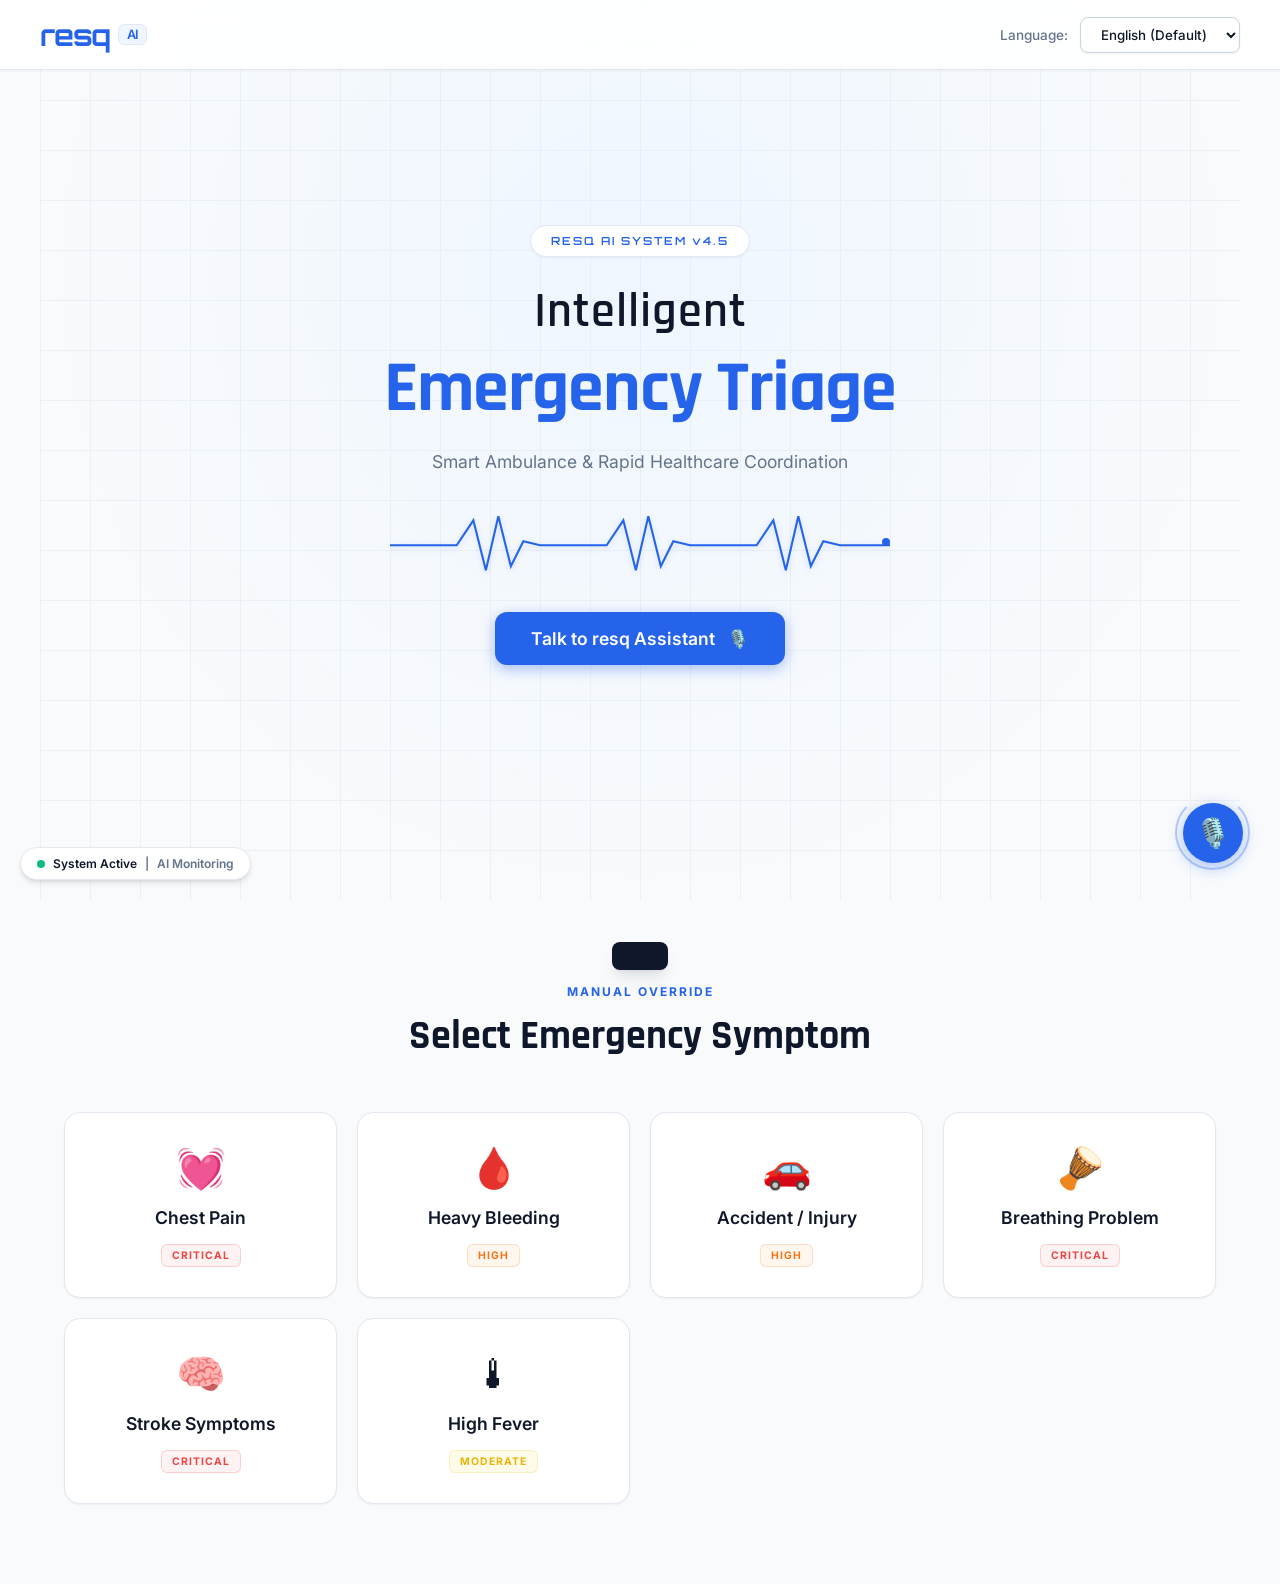
<file: Chatbot.html>
<!DOCTYPE html>
<html lang="en">
<head>
<meta charset="UTF-8">
<meta name="viewport" content="width=device-width, initial-scale=1.0, maximum-scale=1.0">
<title>resq | Intelligent Healthcare Ecosystem</title>
<link href="https://fonts.googleapis.com/css2?family=Orbitron:wght@400;600;700;900&family=Rajdhani:wght@400;500;600;700&family=Inter:wght@300;400;500;600&display=swap" rel="stylesheet">
<script>
    if (window.self !== window.top) {
        document.documentElement.classList.add('in-iframe');
        try {
            const parentContainer = window.parent.document.getElementById('app-container');
            if (parentContainer) {
                const isDark = !parentContainer.classList.contains('light-theme');
                if (isDark) {
                    document.documentElement.classList.add('dark-theme');
                }
            }
        } catch (e) {
            console.log("Cross-origin or parent access restricted:", e);
        }
    }
    
    window.addEventListener('message', function(event) {
        if (event.data && event.data.type === 'theme') {
            if (event.data.theme === 'dark') {
                document.documentElement.classList.add('dark-theme');
            } else {
                document.documentElement.classList.remove('dark-theme');
            }
        }
    });
</script>
<style>
*, *::before, *::after { box-sizing: border-box; margin: 0; padding: 0; }
:root {
  --bg-main: #f8fafc;
  --bg-card: #ffffff;
  --text-main: #0f172a;
  --text-muted: #64748b;
  --primary: #2563eb;
  --primary-hover: #1d4ed8;
  --primary-light: #eff6ff;
  --primary-glow: rgba(37, 99, 235, 0.15);
  --border-light: #e2e8f0;
  --border-med: #cbd5e1;
  --shadow-sm: 0 1px 2px 0 rgb(0 0 0 / 0.05);
  --shadow-md: 0 4px 6px -1px rgb(0 0 0 / 0.1), 0 2px 4px -2px rgb(0 0 0 / 0.1);
  --shadow-lg: 0 10px 15px -3px rgb(0 0 0 / 0.1), 0 4px 6px -4px rgb(0 0 0 / 0.1);
  
  --red-alert: #ef4444;
  --red-light: #fef2f2;
  --orange: #f97316;
  --orange-light: #fff7ed;
  --yellow: #eab308;
  --green: #10b981;
  --green-light: #ecfdf5;
  --white: #ffffff;
  --bg-white: #ffffff;
  
  --font-main: 'Inter', sans-serif;
  --font-head: 'Rajdhani', sans-serif;
  --font-mono: 'Orbitron', monospace;
}
.dark-theme {
  --bg-main: #0b0f19;
  --bg-card: #131a2e;
  --text-main: #ffffff;
  --text-muted: #94a3b8;
  --primary: #0ea5e9;
  --primary-hover: #38bdf8;
  --primary-light: rgba(14, 165, 233, 0.1);
  --primary-glow: rgba(14, 165, 233, 0.2);
  --border-light: rgba(255, 255, 255, 0.08);
  --border-med: rgba(255, 255, 255, 0.15);
  --bg-white: #131a2e;
  --red-light: rgba(239, 68, 68, 0.15);
  --orange-light: rgba(249, 115, 22, 0.15);
  --green-light: rgba(16, 185, 129, 0.15);
}
.dark-theme .resq-nav {
  background: rgba(19, 26, 46, 0.9) !important;
  border-bottom-color: var(--border-light) !important;
}
.dark-theme .nav-brand {
  color: var(--primary) !important;
}
.dark-theme .disclaimer-box {
  background: rgba(234, 179, 8, 0.08) !important;
  border-color: rgba(234, 179, 8, 0.2) !important;
  color: #fef08a !important;
}
.in-iframe .resq-nav {
  display: none !important;
}
.in-iframe .hero {
  padding-top: 20px !important;
  min-height: calc(100vh - 60px) !important;
}
.in-iframe body {
  background: var(--bg-main) !important;
}
html { scroll-behavior: smooth; overflow-x: hidden; }
body { background: var(--bg-main); color: var(--text-main); font-family: var(--font-main); overflow-x: hidden; min-height: 100vh; }

.resq-nav { position: fixed; top: 0; width: 100%; height: 70px; background: rgba(255, 255, 255, 0.9); backdrop-filter: blur(12px); border-bottom: 1px solid var(--border-light); display: flex; align-items: center; justify-content: space-between; padding: 0 40px; z-index: 9999; box-shadow: var(--shadow-sm); }
.nav-brand { font-family: var(--font-mono); font-size: 1.8rem; font-weight: 700; color: var(--primary); display: flex; align-items: center; gap: 8px; letter-spacing: -1px; }
.ai-badge { background: var(--primary-light); color: var(--primary); padding: 2px 8px; border-radius: 6px; font-size: 0.8rem; font-family: var(--font-main); font-weight: 600; border: 1px solid var(--border-light); }
.lang-selector { display: flex; align-items: center; gap: 12px; }
.lang-label { font-size: 0.85rem; color: var(--text-muted); font-weight: 500; }
.lang-selector select { background: var(--bg-card); border: 1px solid var(--border-med); color: var(--text-main); padding: 8px 16px; border-radius: 8px; font-family: var(--font-main); font-weight: 500; outline: none; cursor: pointer; transition: all 0.2s; box-shadow: var(--shadow-sm); }
.lang-selector select:hover { border-color: var(--primary); }

.emergency-status-badge { position: fixed; bottom: 20px; left: 20px; z-index: 9990; display: flex; align-items: center; gap: 8px; background: var(--bg-card); border: 1px solid var(--border-light); padding: 8px 16px; border-radius: 50px; font-size: 0.75rem; font-weight: 600; box-shadow: var(--shadow-md); color: var(--text-muted); }
.status-dot { width: 8px; height: 8px; background: var(--green); border-radius: 50%; animation: pulseDot 1.5s infinite; }
.status-text { color: var(--text-main); }

.hero { position: relative; min-height: 100vh; display: flex; align-items: center; justify-content: center; text-align: center; background: radial-gradient(ellipse at 50% 30%, var(--primary-light) 0%, var(--bg-main) 70%); padding-top: 70px; }
.hero-bg-grid { position: absolute; inset: 0; background-image: linear-gradient(var(--border-light) 1px, transparent 1px), linear-gradient(90deg, var(--border-light) 1px, transparent 1px); background-size: 50px 50px; opacity: 0.5; }
.hero-content { position: relative; z-index: 5; max-width: 800px; padding: 40px 24px; }
.hero-badge { display: inline-block; background: var(--bg-white); border: 1px solid var(--border-light); color: var(--primary); font-family: var(--font-mono); font-size: 0.7rem; font-weight: 600; letter-spacing: 2px; padding: 8px 20px; border-radius: 50px; margin-bottom: 24px; box-shadow: var(--shadow-sm); }
.hero-title { margin-bottom: 16px; }
.title-line1 { display: block; font-family: var(--font-head); font-size: clamp(2rem, 5vw, 3rem); font-weight: 600; color: var(--text-main); letter-spacing: 1px; }
.title-line2 { display: block; font-family: var(--font-head); font-size: clamp(2.5rem, 6vw, 4.5rem); font-weight: 800; color: var(--primary); letter-spacing: -1px; }
.hero-subtitle { font-size: 1.1rem; color: var(--text-muted); margin-bottom: 40px; }

.btn-primary { background: var(--primary); color: var(--white); border: none; padding: 16px 36px; border-radius: 12px; font-family: var(--font-main); font-size: 1.1rem; font-weight: 600; cursor: pointer; transition: all 0.3s; display: inline-flex; align-items: center; gap: 12px; box-shadow: 0 4px 14px 0 rgba(37, 99, 235, 0.39); }
.btn-primary:hover { background: var(--primary-hover); transform: translateY(-2px); box-shadow: 0 6px 20px rgba(37, 99, 235, 0.4); }

.ecg-container { width: 100%; max-width: 500px; height: 60px; margin: 0 auto 40px; position: relative; }
.ecg-line { fill: none; stroke: var(--primary); stroke-width: 2.5; stroke-dasharray: 2000; stroke-dashoffset: 2000; animation: drawLine 3s ease forwards; filter: drop-shadow(0 2px 4px rgba(37,99,235,0.2)); }
.ecg-pulse { position: absolute; right: 0; top: 50%; transform: translateY(-50%); width: 8px; height: 8px; background: var(--primary); border-radius: 50%; animation: pulseMove 3s ease infinite; }

section { padding: 80px 24px; max-width: 1200px; margin: 0 auto; position: relative; z-index: 10; }
.section-header { text-align: center; margin-bottom: 50px; }
.section-tag { display: inline-block; font-size: 0.75rem; font-weight: 700; letter-spacing: 2px; color: var(--primary); text-transform: uppercase; margin-bottom: 12px; }
.section-title { font-family: var(--font-head); font-size: 2.5rem; font-weight: 700; color: var(--text-main); }

.symptoms-grid { display: grid; grid-template-columns: repeat(auto-fill, minmax(220px, 1fr)); gap: 20px; }
.symptom-card { background: var(--bg-card); border: 1px solid var(--border-light); border-radius: 16px; padding: 30px 20px; text-align: center; cursor: pointer; transition: all 0.3s; box-shadow: var(--shadow-sm); }
.symptom-card:hover, .symptom-card.active { border-color: var(--primary); transform: translateY(-5px); box-shadow: var(--shadow-lg); }
.symptom-card.active { background: var(--primary-light); border-width: 2px; }
.card-icon { font-size: 2.5rem; margin-bottom: 15px; }
.card-title { font-size: 1.1rem; font-weight: 600; color: var(--text-main); margin-bottom: 15px; }
.card-severity { display: inline-block; font-size: 0.65rem; font-weight: 700; letter-spacing: 1px; padding: 4px 10px; border-radius: 6px; text-transform: uppercase; }
.card-severity.critical { color: var(--red-alert); background: var(--red-light); border: 1px solid rgba(239, 68, 68, 0.2); }
.card-severity.high { color: var(--orange); background: var(--orange-light); border: 1px solid rgba(249, 115, 22, 0.2); }
.card-severity.moderate { color: var(--yellow); background: #fefce8; border: 1px solid rgba(234, 179, 8, 0.2); }

.questions-container { display: flex; flex-direction: column; gap: 20px; max-width: 700px; margin: 0 auto; }
.question-item { background: var(--bg-card); border: 1px solid var(--border-light); border-radius: 12px; padding: 24px; box-shadow: var(--shadow-sm); border-left: 4px solid var(--primary); }
.question-label { font-size: 1.1rem; font-weight: 500; color: var(--text-main); margin-bottom: 16px; }
.q-options { display: flex; flex-wrap: wrap; gap: 10px; }
.q-opt { background: var(--bg-white); border: 1px solid var(--border-med); color: var(--text-muted); padding: 10px 20px; border-radius: 8px; cursor: pointer; font-family: var(--font-main); font-weight: 500; transition: all 0.2s; font-size: 0.95rem; }
.q-opt:hover { border-color: var(--primary); color: var(--primary); background: var(--primary-light); }
.q-opt.selected { background: var(--primary); border-color: var(--primary); color: var(--white); box-shadow: var(--shadow-sm); }
.btn-analyze { display: block; margin: 40px auto 0; background: var(--text-main); color: var(--white); border: none; padding: 16px 48px; border-radius: 12px; font-size: 1.05rem; font-weight: 600; cursor: pointer; transition: all 0.3s; box-shadow: var(--shadow-md); }
.btn-analyze:hover { background: var(--primary); transform: translateY(-2px); }

.analysis-grid { display: grid; grid-template-columns: 1fr 1fr; gap: 30px; max-width: 900px; margin: 0 auto; }
.analysis-card { background: var(--bg-card); border: 1px solid var(--border-light); border-radius: 16px; padding: 40px; display: flex; flex-direction: column; align-items: center; justify-content: center; box-shadow: var(--shadow-md); }
.severity-ring-wrap { position: relative; width: 180px; height: 180px; }
.severity-ring { width: 100%; height: 100%; transform: rotate(-90deg); }
.ring-bg { fill: none; stroke: var(--border-light); stroke-width: 8; }
.ring-fill { fill: none; stroke: var(--primary); stroke-width: 8; stroke-linecap: round; transition: stroke-dashoffset 1s ease; }
.ring-inner { position: absolute; top: 50%; left: 50%; transform: translate(-50%, -50%); text-align: center; }
.ring-score { font-family: var(--font-head); font-size: 3rem; font-weight: 700; color: var(--text-main); }

.scan-data { display: flex; flex-direction: column; gap: 16px; width: 100%; }
.scan-row { display: flex; justify-content: space-between; font-size: 0.95rem; color: var(--text-muted); border-bottom: 1px solid var(--border-light); padding-bottom: 12px; font-weight: 500; }
.scan-val { font-weight: 700; color: var(--primary); }
.emergency-level-badge { text-align: center; padding: 16px; margin-top: 20px; width: 100%; background: var(--primary-light); border: 1px solid var(--primary); border-radius: 12px; font-weight: 700; color: var(--primary); font-size: 1.1rem; }

.prediction-grid { display: grid; grid-template-columns: repeat(auto-fill, minmax(250px, 1fr)); gap: 20px; margin-bottom: 30px; }
.prediction-card { background: var(--bg-card); border: 1px solid var(--border-light); padding: 24px; border-radius: 12px; box-shadow: var(--shadow-sm); border-top: 4px solid var(--primary); }
.pred-icon { font-size: 2rem; margin-bottom: 12px; }
.pred-label { font-size: 0.8rem; color: var(--text-muted); text-transform: uppercase; font-weight: 600; letter-spacing: 1px; margin-bottom: 8px; }
.pred-value { font-size: 1.2rem; font-weight: 700; color: var(--text-main); }
.suggestions-container { display: flex; flex-direction: column; gap: 15px; max-width: 800px; margin: 0 auto; }
.suggestion-item { display: flex; gap: 15px; background: var(--bg-white); border: 1px solid var(--border-light); padding: 20px; border-radius: 12px; box-shadow: var(--shadow-sm); }
.suggestion-item.info { border-left: 4px solid var(--primary); }
.sug-icon { width: 48px; height: 48px; background: var(--primary-light); display: flex; align-items: center; justify-content: center; border-radius: 10px; font-size: 1.4rem; flex-shrink: 0; }
.sug-text { font-size: 1rem; color: var(--text-main); line-height: 1.5; align-self: center; font-weight: 500; }
.action-buttons { text-align: center; }
.action-btn { background: var(--bg-white); border: 2px solid var(--primary); color: var(--primary); padding: 14px 32px; border-radius: 12px; font-size: 1rem; font-weight: 700; cursor: pointer; transition: all 0.3s; }
.action-btn:hover { background: var(--primary); color: var(--white); box-shadow: var(--shadow-md); }

.ai-voice-orb { position: fixed; bottom: 30px; right: 30px; width: 75px; height: 75px; z-index: 9998; cursor: pointer; display: flex; align-items: center; justify-content: center; transition: all 0.3s ease; }
.ai-voice-orb.active { transform: scale(1.05); }
.orb-core { position: absolute; width: 60px; height: 60px; background: var(--primary); border-radius: 50%; box-shadow: 0 4px 15px rgba(37, 99, 235, 0.4); transition: all 0.3s; display: flex; align-items: center; justify-content: center; }
.ai-voice-orb:hover .orb-core { transform: scale(1.05); }
.ai-voice-orb.listening .orb-core { background: var(--red-alert); box-shadow: 0 4px 20px rgba(239, 68, 68, 0.5); }
.ai-voice-orb.processing .orb-core { background: var(--yellow); }
.ai-voice-orb.speaking .orb-core { background: var(--primary-hover); animation: pulseCore 1.5s infinite alternate; }
.orb-ring { position: absolute; border: 2px solid var(--primary-light); border-radius: 50%; transition: all 0.3s; }
.orb-ring.r1 { width: 75px; height: 75px; border-color: rgba(37, 99, 235, 0.3); animation: orbSpin 4s linear infinite; border-top-color: transparent; }
.ai-voice-orb.listening .orb-ring.r1 { border-color: rgba(239, 68, 68, 0.3); border-top-color: transparent; animation-duration: 1.5s; }
.orb-icon { position: relative; z-index: 2; font-size: 1.8rem; color: var(--white); }

.voice-panel { position: fixed; bottom: 120px; right: 30px; width: 380px; height: 500px; background: var(--bg-card); border: 1px solid var(--border-light); border-radius: 20px; z-index: 9998; display: none; flex-direction: column; box-shadow: var(--shadow-lg); overflow: hidden; }
.voice-panel.active { display: flex; animation: slideUp 0.3s ease; }
.vp-header { padding: 18px 20px; border-bottom: 1px solid var(--border-light); display: flex; justify-content: space-between; align-items: center; background: var(--bg-main); }
.vp-header-left { display: flex; align-items: center; gap: 12px; }
.vp-title { font-family: var(--font-head); color: var(--text-main); font-size: 1.2rem; font-weight: 700; }
.vp-status-badge { font-size: 0.7rem; font-weight: 700; padding: 4px 10px; border-radius: 12px; background: var(--border-light); color: var(--text-muted); text-transform: uppercase; letter-spacing: 1px; }
.vp-status-badge.listening { background: var(--red-light); color: var(--red-alert); }
.vp-status-badge.processing { background: #fefce8; color: var(--yellow); }
.vp-status-badge.speaking { background: var(--primary-light); color: var(--primary); }
.vp-close { background: none; border: none; color: var(--text-muted); font-size: 1.4rem; cursor: pointer; transition: color 0.2s; }
.vp-close:hover { color: var(--red-alert); }

.vp-chat-area { flex: 1; overflow-y: auto; padding: 20px; display: flex; flex-direction: column; gap: 16px; scrollbar-width: thin; background: var(--bg-white); }
.vp-welcome { display: flex; flex-direction: column; align-items: center; justify-content: center; height: 100%; color: var(--text-muted); font-size: 0.95rem; text-align: center; font-weight: 500; }
.vp-welcome-icon { font-size: 3rem; margin-bottom: 12px; }
.v-msg { display: flex; flex-direction: column; max-width: 85%; animation: fadeInUp 0.3s ease forwards; }
.v-msg.ai { align-self: flex-start; }
.v-msg.user { align-self: flex-end; align-items: flex-end; }
.v-msg-bubble { padding: 12px 16px; border-radius: 16px; font-size: 0.95rem; line-height: 1.5; font-weight: 500; }
.v-msg.ai .v-msg-bubble { background: var(--bg-main); border: 1px solid var(--border-light); color: var(--text-main); border-bottom-left-radius: 4px; }
.v-msg.user .v-msg-bubble { background: var(--primary); color: var(--white); border-bottom-right-radius: 4px; }
.v-msg-time { font-size: 0.7rem; color: var(--text-muted); margin-top: 6px; }

.typing-indicator { display: flex; gap: 4px; padding: 16px; background: var(--bg-main); border: 1px solid var(--border-light); border-radius: 16px; border-bottom-left-radius: 4px; width: fit-content; align-self: flex-start; }
.typing-dot { width: 6px; height: 6px; background: var(--text-muted); border-radius: 50%; animation: typingBounce 1.4s infinite ease-in-out both; }
.typing-dot:nth-child(1) { animation-delay: -0.32s; }
.typing-dot:nth-child(2) { animation-delay: -0.16s; }

.vp-interaction-zone { padding: 20px; border-top: 1px solid var(--border-light); display: flex; flex-direction: column; align-items: center; gap: 12px; background: var(--bg-main); }
.vp-waveform { display: flex; gap: 4px; height: 30px; align-items: center; opacity: 0.2; transition: opacity 0.3s; }
.vp-waveform.active { opacity: 1; }
.vp-waveform span { width: 4px; height: 8px; background: var(--primary); border-radius: 2px; transition: height 0.1s; }
.vp-waveform.active span { animation: wave 1s ease-in-out infinite; }
.vp-waveform.active span:nth-child(2) { animation-delay: 0.1s; }
.vp-waveform.active span:nth-child(3) { animation-delay: 0.2s; }
.vp-waveform.active span:nth-child(4) { animation-delay: 0.3s; }
.vp-waveform.active span:nth-child(5) { animation-delay: 0.4s; }
.vp-status-text { font-size: 0.85rem; font-weight: 600; color: var(--text-muted); text-align: center; min-height: 20px; }

.toast { position: fixed; bottom: 30px; left: 50%; transform: translateX(-50%) translateY(100px); background: var(--text-main); color: var(--white); padding: 14px 28px; border-radius: 8px; font-weight: 500; font-size: 0.95rem; z-index: 99999; transition: transform 0.3s; box-shadow: var(--shadow-lg); pointer-events: none; }
.toast.show { transform: translateX(-50%) translateY(0); }

.location-container { max-width: 600px; margin: 30px auto; background: var(--bg-card); border: 1px solid var(--border-light); padding: 30px; border-radius: 20px; box-shadow: var(--shadow-md); text-align: center; border-top: 4px solid var(--primary); }
.location-input-wrap { position: relative; display: flex; gap: 10px; margin-top: 20px; }
.location-input { flex: 1; padding: 14px 20px; border: 1px solid var(--border-med); border-radius: 12px; font-family: var(--font-main); font-size: 1rem; outline: none; box-shadow: var(--shadow-sm); }
.location-input:focus { border-color: var(--primary); }
.btn-location { background: var(--primary); color: var(--white); border: none; padding: 14px 24px; border-radius: 12px; font-weight: 600; cursor: pointer; font-family: var(--font-main); display: inline-flex; align-items: center; gap: 8px; transition: background 0.2s; }
.btn-location:hover { background: var(--primary-hover); }

.radar-loader { position: relative; width: 100px; height: 100px; margin: 20px auto; display: none; }
.radar-circle { position: absolute; width: 100%; height: 100%; border: 2px solid var(--primary-light); border-radius: 50%; }
.radar-sweep { position: absolute; width: 100%; height: 100%; border-radius: 50%; border: 2px solid transparent; border-top-color: var(--primary); animation: orbSpin 1.5s linear infinite; }
.radar-ping { position: absolute; top: 25%; left: 25%; width: 50%; height: 50%; background: var(--primary-glow); border-radius: 50%; animation: pulseDot 1s ease infinite; }

.ecosystem-panel { display: grid; grid-template-columns: repeat(auto-fit, minmax(320px, 1fr)); gap: 24px; margin-top: 30px; }
.eco-card { background: var(--bg-card); border: 1px solid var(--border-light); border-radius: 16px; padding: 24px; box-shadow: var(--shadow-sm); display: flex; flex-direction: column; gap: 16px; position: relative; overflow: hidden; transition: transform 0.3s, box-shadow 0.3s; }
.eco-card:hover { transform: translateY(-4px); box-shadow: var(--shadow-lg); }
.eco-card::before { content: ''; position: absolute; top: 0; left: 0; width: 4px; height: 100%; background: var(--primary); }
.eco-card.pharmacy-card::before { background: var(--green); }
.eco-card.med-card::before { background: var(--orange); }
.eco-card.delivery-card::before { background: var(--yellow); }
.eco-card.hospital-card::before { background: var(--red-alert); }

.eco-header { display: flex; align-items: center; gap: 12px; border-bottom: 1px solid var(--border-light); padding-bottom: 12px; }
.eco-avatar { width: 50px; height: 50px; background: var(--primary-light); border-radius: 50%; display: flex; align-items: center; justify-content: center; font-size: 1.5rem; font-weight: bold; color: var(--primary); }
.pharmacy-card .eco-avatar { background: var(--green-light); color: var(--green); }
.hospital-card .eco-avatar { background: var(--red-light); color: var(--red-alert); }
.eco-meta { flex: 1; }
.eco-name { font-size: 1.1rem; font-weight: 700; color: var(--text-main); }
.eco-sub { font-size: 0.85rem; color: var(--text-muted); font-weight: 500; }
.eco-badge-status { position: absolute; top: 20px; right: 20px; font-size: 0.7rem; font-weight: 700; padding: 4px 10px; border-radius: 50px; text-transform: uppercase; }
.status-online { background: var(--green-light); color: var(--green); }
.status-remote { background: #fff7ed; color: var(--orange); }

.eco-details { font-size: 0.9rem; color: var(--text-main); display: flex; flex-direction: column; gap: 8px; font-weight: 500; }
.eco-row { display: flex; justify-content: space-between; }
.eco-lbl { color: var(--text-muted); }
.eco-val { font-weight: 600; }

.eco-actions { display: grid; grid-template-columns: 1fr 1fr; gap: 10px; margin-top: auto; }
.eco-btn { display: inline-flex; align-items: center; justify-content: center; gap: 8px; padding: 10px 14px; border-radius: 8px; font-size: 0.85rem; font-weight: 600; cursor: pointer; font-family: var(--font-main); transition: all 0.2s; text-decoration: none; text-align: center; }
.eco-btn-outline { background: var(--bg-white); border: 1px solid var(--border-med); color: var(--text-main); }
.eco-btn-outline:hover { border-color: var(--primary); color: var(--primary); background: var(--primary-light); }
.eco-btn-filled { background: var(--primary); color: var(--white); border: none; }
.eco-btn-filled:hover { background: var(--primary-hover); }
.pharmacy-card .eco-btn-filled { background: var(--green); }
.pharmacy-card .eco-btn-filled:hover { background: #059669; }
.hospital-card .eco-btn-filled { background: var(--red-alert); }
.hospital-card .eco-btn-filled:hover { background: #dc2626; }

.med-list { display: flex; flex-direction: column; gap: 12px; }
.med-item { background: var(--bg-main); border: 1px solid var(--border-light); padding: 14px; border-radius: 10px; display: flex; flex-direction: column; gap: 6px; }
.med-title-row { display: flex; justify-content: space-between; align-items: center; font-weight: 700; }
.med-name { color: var(--primary); font-size: 1rem; }
.med-dose { font-size: 0.85rem; color: var(--text-main); font-weight: 600; }
.med-instruction { font-size: 0.8rem; color: var(--text-muted); line-height: 1.4; }

.med-links { display: flex; gap: 8px; flex-wrap: wrap; margin-top: 8px; }
.med-link-btn { text-decoration: none; display: inline-flex; align-items: center; gap: 6px; font-size: 0.75rem; font-weight: 700; padding: 6px 12px; border-radius: 6px; border: 1px solid var(--border-med); background: var(--bg-white); color: var(--text-main); transition: all 0.2s; }
.med-link-btn:hover { border-color: var(--primary); background: var(--primary-light); color: var(--primary); }

.disclaimer-box { background: #fffbeb; border: 1px solid #fef3c7; border-left: 4px solid var(--yellow); padding: 16px; border-radius: 12px; font-size: 0.85rem; color: #92400e; font-weight: 500; line-height: 1.5; text-align: left; margin-top: 16px; }

.hologram-panel { border: 1px dashed var(--primary); background: linear-gradient(180deg, var(--primary-light) 0%, transparent 100%); border-radius: 16px; padding: 20px; text-align: center; margin-bottom: 24px; position: relative; }
.hologram-pulse { width: 100%; height: 2px; background: linear-gradient(90deg, transparent, var(--primary), transparent); position: absolute; left: 0; animation: pulseMove 2.5s linear infinite; }
.hologram-text { font-family: var(--font-mono); font-size: 0.85rem; color: var(--primary); font-weight: 600; letter-spacing: 1px; }

@keyframes pulseDot { 0%,100% { opacity: 1; transform: scale(1); } 50% { opacity: 0.5; transform: scale(1.2); } }
@keyframes orbSpin { 100% { transform: rotate(360deg); } }
@keyframes pulseCore { from { transform: scale(1); box-shadow: 0 4px 15px rgba(37, 99, 235, 0.4); } to { transform: scale(1.1); box-shadow: 0 4px 25px rgba(37, 99, 235, 0.6); } }
@keyframes wave { 0%,100% { height: 8px; } 50% { height: 24px; } }
@keyframes slideUp { from { opacity: 0; transform: translateY(20px); } to { opacity: 1; transform: translateY(0); } }
@keyframes drawLine { to { stroke-dashoffset: 0; } }
@keyframes pulseMove { 0% { right: 100%; opacity: 0; } 10% { opacity: 1; } 90% { opacity: 1; } 100% { right: 0; opacity: 0; } }
@keyframes fadeInUp { from { opacity: 0; transform: translateY(10px); } to { opacity: 1; transform: translateY(0); } }
@keyframes typingBounce { 0%,80%,100% { transform: scale(0); } 40% { transform: scale(1); } }

@media(max-width: 768px) {
  .resq-nav { padding: 0 20px; }
  .analysis-grid { grid-template-columns: 1fr; }
  .hero-title .title-line2 { font-size: 2.8rem; }
  .voice-panel { right: 10px; left: 10px; width: auto; bottom: 110px; }
}
</style>
</head>
<body>

<nav class="resq-nav">
  <div class="nav-brand">resq <span class="ai-badge">AI</span></div>
  <div class="lang-selector">
    <span class="lang-label">Language:</span>
    <select id="appLang" onchange="changeLanguage()">
      <option value="en" selected>English (Default)</option>
      <option value="hi">हिंदी (Hindi)</option>
      <option value="bn">বাংলা (Bengali)</option>
    </select>
  </div>
</nav>

<div class="emergency-status-badge">
  <span class="status-dot"></span>
  <span class="status-text">System Active</span>
  <span class="divider">|</span>
  <span class="monitor-text">AI Monitoring</span>
</div>

<div class="ai-voice-orb" id="aiVoiceOrb" onclick="handleOrbClick()">
  <div class="orb-core"><div class="orb-icon">🎙️</div></div>
  <div class="orb-ring r1"></div>
</div>

<div class="voice-panel" id="voicePanel">
  <div class="vp-header">
    <div class="vp-header-left">
      <div class="vp-title">resq Assistant</div>
      <div class="vp-status-badge" id="vpStatusBadge">Standby</div>
    </div>
    <button class="vp-close" onclick="closeVoicePanel()">✕</button>
  </div>
  
  <div class="vp-chat-area" id="vpChatArea">
    <div class="vp-welcome">
      <div class="vp-welcome-icon">🤖</div>
      <div>AI Voice Assessment Ready</div>
    </div>
  </div>

  <div class="vp-interaction-zone">
    <div class="vp-waveform" id="vpWaveform">
      <span></span><span></span><span></span><span></span><span></span>
    </div>
    <div class="vp-status-text" id="vpStatusText" data-i18n="tap_to_speak">Tap the orb to speak</div>
  </div>
</div>

<section class="hero" id="hero">
  <div class="hero-bg-grid"></div>
  <div class="hero-content">
    <div class="hero-badge">RESQ AI SYSTEM v4.5</div>
    <h1 class="hero-title">
      <span class="title-line1">Intelligent</span>
      <span class="title-line2">Emergency Triage</span>
    </h1>
    <p class="hero-subtitle">Smart Ambulance & Rapid Healthcare Coordination</p>
    <div class="ecg-container">
      <svg class="ecg-svg" viewBox="0 0 600 80" xmlns="http://www.w3.org/2000/svg">
        <polyline class="ecg-line" points="0,40 60,40 80,40 100,10 115,70 130,5 145,65 160,35 180,40 240,40 260,40 280,10 295,70 310,5 325,65 340,35 360,40 420,40 440,40 460,10 475,70 490,5 505,65 520,35 540,40 600,40"/>
      </svg>
      <div class="ecg-pulse"></div>
    </div>
    <div class="hero-actions">
      <button class="btn-primary" onclick="handleOrbClick()">
        <span data-i18n="talk_btn">Talk to resq Assistant</span>
        <span class="btn-arrow">🎙️</span>
      </button>
    </div>
  </div>
</section>

<section class="symptoms-section" id="symptoms">
  <div class="section-header">
    <div class="section-tag">MANUAL OVERRIDE</div>
    <h2 class="section-title">Select Emergency Symptom</h2>
  </div>
  <div class="symptoms-grid" id="symptomsGrid">
    <div class="symptom-card" data-symptom="chest_pain" onclick="selectSymptom(this)">
      <div class="card-icon">&#128147;</div>
      <h3 class="card-title" data-i18n="chest_pain">Chest Pain</h3>
      <div class="card-severity critical">CRITICAL</div>
    </div>
    <div class="symptom-card" data-symptom="bleeding" onclick="selectSymptom(this)">
      <div class="card-icon">&#129656;</div>
      <h3 class="card-title" data-i18n="bleeding">Heavy Bleeding</h3>
      <div class="card-severity high">HIGH</div>
    </div>
    <div class="symptom-card" data-symptom="accident" onclick="selectSymptom(this)">
      <div class="card-icon">&#128663;</div>
      <h3 class="card-title" data-i18n="accident">Accident / Injury</h3>
      <div class="card-severity high">HIGH</div>
    </div>
    <div class="symptom-card" data-symptom="breathing" onclick="selectSymptom(this)">
      <div class="card-icon">&#129688;</div>
      <h3 class="card-title" data-i18n="breathing">Breathing Problem</h3>
      <div class="card-severity critical">CRITICAL</div>
    </div>
    <div class="symptom-card" data-symptom="stroke" onclick="selectSymptom(this)">
      <div class="card-icon">&#129504;</div>
      <h3 class="card-title" data-i18n="stroke">Stroke Symptoms</h3>
      <div class="card-severity critical">CRITICAL</div>
    </div>
    <div class="symptom-card" data-symptom="fever" onclick="selectSymptom(this)">
      <div class="card-icon">&#127777;</div>
      <h3 class="card-title" data-i18n="fever">High Fever</h3>
      <div class="card-severity moderate">MODERATE</div>
    </div>
  </div>
</section>

<section class="questions-section" id="questionsSection" style="display:none">
  <div class="section-header">
    <div class="section-tag">ASSESSMENT</div>
    <h2 class="section-title" data-i18n="ai_assess_title">AI Assessment</h2>
  </div>
  <div class="questions-container" id="questionsContainer"></div>
  <div class="questions-footer">
    <button class="btn-analyze" onclick="analyzeEmergency()" data-i18n="run_analysis">
      Run Final Analysis
    </button>
  </div>
</section>

<section class="analysis-section" id="analysisSection" style="display:none">
  <div class="section-header">
    <div class="section-tag">PROCESSING</div>
    <h2 class="section-title">Severity Analysis</h2>
  </div>
  <div class="analysis-grid">
    <div class="analysis-card severity-card">
      <div class="severity-ring-wrap">
        <svg class="severity-ring" viewBox="0 0 120 120">
          <circle class="ring-bg" cx="60" cy="60" r="50"/>
          <circle class="ring-fill" id="ringFill" cx="60" cy="60" r="50" stroke-dasharray="314" stroke-dashoffset="314"/>
        </svg>
        <div class="ring-inner">
          <div class="ring-score" id="ringScore">0%</div>
        </div>
      </div>
    </div>
    <div class="analysis-card scan-card">
      <div class="scan-data">
        <div class="scan-row"><span>Neural Analysis</span><span class="scan-val" id="sv1">--</span></div>
        <div class="scan-row"><span>Symptom Match</span><span class="scan-val" id="sv2">--</span></div>
        <div class="scan-row"><span>Confidence</span><span class="scan-val" id="sv4">--</span></div>
      </div>
      <div class="emergency-level-badge" id="emergencyBadge">
        <span class="badge-text" id="badgeText">Analyzing...</span>
      </div>
    </div>
  </div>
</section>

<section class="prediction-section" id="predictionSection" style="display:none">
  <div class="section-header">
    <div class="section-tag">DIAGNOSIS</div>
    <h2 class="section-title">Recommendations</h2>
  </div>
  <div class="prediction-grid" id="predictionGrid"></div>
  <div class="suggestions-container" id="suggestionsContainer"></div>
  
  <div class="location-container" id="locationCollectionBox">
    <h3 style="font-family: var(--font-head); font-size: 1.5rem;" data-i18n="location_title">Location-Based Healthcare Scanning</h3>
    <p style="font-size: 0.9rem; color: var(--text-muted); margin-top: 5px;" data-i18n="location_subtitle">Provide your location, village, hill station or pincode to check matching infrastructure.</p>
    
    <div class="radar-loader" id="radarLocator">
      <div class="radar-circle"></div>
      <div class="radar-sweep"></div>
      <div class="radar-ping"></div>
    </div>
    
    <div class="location-input-wrap">
      <input type="text" id="geoLocInput" class="location-input" placeholder="Enter city, village, hill area or pin code..." />
      <button class="btn-location" onclick="processLocationInfrastructure()">
        <span data-i18n="scan_services">Scan Services</span> 🌐
      </button>
    </div>
  </div>

  <div id="ecosystemRecommendations" style="display:none; margin-top: 40px;">
    <div class="hologram-panel">
      <div class="hologram-pulse"></div>
      <div class="hologram-text" id="hologramStatus">ECOSYSTEM CHANNELS SYNCHRONIZED BASED ON REGIONAL LOGISTICS</div>
    </div>

    <h3 style="font-family: var(--font-head); font-size: 1.8rem; margin-bottom: 10px;" data-i18n="nearby_docs">Recommended Medical Officers & Practitioners</h3>
    <div class="ecosystem-panel" id="doctorContainer"></div>

    <h3 style="font-family: var(--font-head); font-size: 1.8rem; margin-top: 40px; margin-bottom: 10px;">Recommended Hospitals & Emergency Rooms</h3>
    <div class="ecosystem-panel" id="hospitalContainer"></div>

    <h3 style="font-family: var(--font-head); font-size: 1.8rem; margin-top: 40px; margin-bottom: 10px;" data-i18n="nearby_pharmacies">Local Medical Dispensaries & Supplies</h3>
    <div class="ecosystem-panel" id="pharmacyContainer"></div>

    <h3 style="font-family: var(--font-head); font-size: 1.8rem; margin-top: 40px; margin-bottom: 10px;" data-i18n="med_guidance">Automated Preliminary Medication Formulations</h3>
    <div class="ecosystem-panel" id="medicineContainer"></div>

    <h3 style="font-family: var(--font-head); font-size: 1.8rem; margin-top: 40px; margin-bottom: 10px;" data-i18n="digital_channels">Digital Fulfillment Channels</h3>
    <div class="ecosystem-panel" id="deliveryContainer"></div>
  </div>

  <div class="action-buttons" style="margin-top:50px; margin-bottom: 40px;">
    <button class="action-btn" id="dispatchBtn" onclick="navigateToAmbulance()" data-i18n="dispatch_btn">Dispatch Ambulance Now</button>
  </div>
</section>

<div class="toast" id="toast"></div>

<script>
/* =========================================================================
   DYNAMIC HEALTHCARE DATA REGISTRY
   This is the master database. You can add or modify names, phone numbers,
   hospital capacities, and location settings here. It automatically maps 
   to Kolkata's 5 major locations (behala, tollygunge, salt lake, new town, garia)
   and remote rural/hill stations.
   ========================================================================= */
const HEALTHCARE_REGISTRY = {
  kolkata: {
    behala: {
      doctors: [
        { name: "Dr. Alok Banerjee", spec: "Cardiologist", rate: "4.9", dist: "0.8 km", fee: "₹600", hosp: "Behala Care Clinic", type: "Home Visit / In-Clinic", status: "Active Now", phone: "+919830012345", mapQuery: "Behala Care Clinic Kolkata" },
        { name: "Dr. Pratik Saha", spec: "General Physician", rate: "4.7", dist: "1.4 km", fee: "₹400", hosp: "Vidyasagar Hospital Support", type: "In-Clinic Only", status: "Available", phone: "+919830054321", mapQuery: "Vidyasagar State General Hospital Behala" }
      ],
      hospitals: [
        { name: "M.R. Bangur Hospital Node", rating: "4.5", dist: "2.3 km", beds: "14 ICU Beds Available", specialized: "Multi-Specialty Emergency Care", type: "Government General Node", phone: "+913324733900", mapQuery: "MR Bangur Hospital Tollygunge Kolkata" },
        { name: "Behala Balananda Brahmachari Hospital", rating: "4.4", dist: "1.1 km", beds: "6 ICU Beds Available", specialized: "Trauma & General Medicine", type: "Private Trust Hospital", phone: "+913324072312", mapQuery: "Balananda Brahmachari Hospital Behala" }
      ]
    },
    tollygunge: {
      doctors: [
        { name: "Dr. Sudipto Roy", spec: "Pulmonologist", rate: "4.8", dist: "1.1 km", fee: "₹700", hosp: "Tolly Medipoint Center", type: "Clinic & Teleconsult", status: "Active Now", phone: "+919831122334", mapQuery: "Tollygunge Medical Hall Kolkata" },
        { name: "Dr. Manas Mitra", spec: "Neurologist", rate: "4.9", dist: "0.9 km", fee: "₹850", hosp: "Charu Market Specialty Hub", type: "Home Visit & Clinic", status: "On-Call", phone: "+919831155667", mapQuery: "Charu Market Kolkata" }
      ],
      hospitals: [
        { name: "RSV Hospital", rating: "4.6", dist: "1.5 km", beds: "12 ICU Beds Available", specialized: "Stroke Unit & Cardiology Care", type: "Super Specialty Hub", phone: "+913330013000", mapQuery: "RSV Hospital Tollygunge Kolkata" },
        { name: "M.R. Bangur Hospital", rating: "4.5", dist: "0.5 km", beds: "22 ICU Beds Available", specialized: "General & Critical Triage Ward", type: "Government Apex Clinic", phone: "+913324733900", mapQuery: "MR Bangur Hospital Kolkata" }
      ]
    },
    salt_lake: {
      doctors: [
        { name: "Dr. Sukumar Mukherjee", spec: "General Physician", rate: "4.9", dist: "1.5 km", fee: "₹1000", hosp: "AMRI Hospital Salt Lake", type: "In-Clinic / Telemedicine", status: "Active Now", phone: "+919832299887", mapQuery: "AMRI Hospital Salt Lake Kolkata" },
        { name: "Dr. Debashis Chowdhury", spec: "Neurologist", rate: "4.8", dist: "2.3 km", fee: "₹900", hosp: "Salt Lake Neurology Clinic", type: "In-Clinic Only", status: "Available", phone: "+919832244332", mapQuery: "Salt Lake Neurology Clinic Kolkata" }
      ],
      hospitals: [
        { name: "AMRI Hospital Salt Lake", rating: "4.7", dist: "1.2 km", beds: "18 ICU Beds Available", specialized: "Critical Stroke & Neuro Care", type: "Private Multidisciplinary Center", phone: "+913323357710", mapQuery: "AMRI Hospital Salt Lake Kolkata" },
        { name: "Columbia Asia Hospital", rating: "4.8", dist: "2.0 km", beds: "15 ICU Beds Available", specialized: "Advanced Trauma & Cardiac Care", type: "Super-Specialty Hospital Network", phone: "+913339898969", mapQuery: "Manipal Hospitals Salt Lake Kolkata" }
      ]
    },
    new_town: {
      doctors: [
        { name: "Dr. Kunal Sarkar", spec: "Cardiologist", rate: "4.9", dist: "1.2 km", fee: "₹900", hosp: "Medica Hospital Support", type: "Emergency Home Consult", status: "Active Now", phone: "+919833344556", mapQuery: "Medica Superspecialty Hospital Kolkata" },
        { name: "Dr. Swati Sen", spec: "General Physician", rate: "4.8", dist: "0.5 km", fee: "₹500", hosp: "New Town Health Node", type: "In-Clinic & Video Call", status: "Available Now", phone: "+919833377889", mapQuery: "New Town Clinic Kolkata" }
      ],
      hospitals: [
        { name: "Tata Medical Center", rating: "4.9", dist: "2.4 km", beds: "35 Oncology & General ICU Beds", specialized: "Specialized Triage & Oncology", type: "National Super Specialty Node", phone: "+913366006000", mapQuery: "Tata Medical Center New Town Kolkata" },
        { name: "Ohio Cardiology Hospital", rating: "4.6", dist: "1.8 km", beds: "10 ICU Beds Available", specialized: "Cardiac Emergency Response Team", type: "Private Clinical Center", phone: "+913366520000", mapQuery: "Ohio Hospital New Town Kolkata" }
      ]
    },
    garia: {
      doctors: [
        { name: "Dr. Shubhadeep Roy", spec: "Orthopedic Surgeon", rate: "4.7", dist: "1.0 km", fee: "₹550", hosp: "Garia Medical Plaza", type: "In-Clinic Visit Only", status: "Available Now", phone: "+919834411223", mapQuery: "Garia Medical Store Kolkata" },
        { name: "Dr. Anirban Ghosh", spec: "General Physician", rate: "4.8", dist: "2.1 km", fee: "₹450", hosp: "Peerless Hospital Auxiliary", type: "Home Visit & Teleconsult", status: "On-Call", phone: "+919834455667", mapQuery: "Peerless Hospital Garia Kolkata" }
      ],
      hospitals: [
        { name: "Peerless Hospital & Research Center", rating: "4.7", dist: "1.8 km", beds: "28 ICU Beds Available", specialized: "Orthopedic Trauma & Pulmonary Triage", type: "Corporate Apex Hospital", phone: "+913340111222", mapQuery: "Peerless Hospital Kolkata" },
        { name: "Hindusthan Health Point", rating: "4.4", dist: "1.2 km", beds: "8 ICU Beds Available", specialized: "General Triage & Accident Ward", type: "Regional General Hospital", phone: "+913324358826", mapQuery: "Hindusthan Health Point Garia" }
      ]
    }
  },
  generic: {
    doctors: [
      { name: "Dr. Anand Desai", spec: "General Practitioner", rate: "4.8", dist: "2.5 km", fee: "₹400", hosp: "Local District Clinic Node", type: "In-Clinic Visit", status: "Available Now", phone: "+919999999999", mapQuery: "District General Hospital" },
      { name: "Dr. Sarah Williams", spec: "Consulting Specialist", rate: "4.7", dist: "4.2 km", fee: "₹450", hosp: "Regional Welfare Sub-Center", type: "Video / Telemedicine", status: "On-Call", phone: "+918888888888", mapQuery: "Community Health Center" }
    ],
    hospitals: [
      { name: "District General Hospital Emergency Room", rating: "4.3", dist: "3.5 km", beds: "15 ICU Beds Available", specialized: "Primary Triage & Cardiac Support", type: "District Government Center", phone: "+913344556677", mapQuery: "District General Hospital" },
      { name: "Mercy Trust General Ward", rating: "4.2", dist: "5.1 km", beds: "5 General Beds Available", specialized: "Basic Traumatic Management", type: "Charitable Trust Clinic", phone: "+913388990011", mapQuery: "Community Health Center" }
    ]
  },
  remote: {
    doctors: [
      { name: "Dr. Karma Bhutia", spec: "Rural Health Director", rate: "4.8", dist: "1.1 km", fee: "₹250", hosp: "Primary Mountain Health Post", type: "Home Visit & Teleconsult", status: "Available Now", phone: "+917777788888", mapQuery: "Primary Health Center" },
      { name: "Sister Mary Lepcha", spec: "Community Health Nurse", rate: "4.7", dist: "0.5 km", fee: "₹100", hosp: "Mobile Tribal Sub-Centre", type: "First-Response Home Care", status: "On-Call", phone: "+917777711111", mapQuery: "Community Clinic" }
    ],
    hospitals: [
      { name: "Primary Rural Health Center", rating: "4.1", dist: "2.2 km", beds: "2 Basic Emergency Beds", specialized: "Oxygen Stabilization & Basic Trauma", type: "Rural Government Health Center", phone: "+917777722222", mapQuery: "Primary Health Center" },
      { name: "State Mobile Health Van (Node #4)", rating: "4.3", dist: "0.3 km", beds: "Ambulatory Clinic Only", specialized: "Preliminary Antiseptic Recovery", type: "Government Mobile Outreach Service", phone: "+917777733333", mapQuery: "Community Clinic" }
    ]
  }
};

const i18n = {
  en: {
    chest_pain: "Chest Pain", bleeding: "Heavy Bleeding", accident: "Accident / Injury",
    breathing: "Breathing Problem", stroke: "Stroke Symptoms", fever: "High Fever",
    ai_greeting: "Hello, I am the resq Assistant. Please clearly describe your emergency.",
    no_amb_needed: "Based on the assessment, an ambulance may not be strictly required.",
    booking_prompt: "Would you like me to dispatch an ambulance to your location now?",
    booking_prompt_anyway: "However, if you feel unsafe, would you like me to dispatch an ambulance anyway?",
    booking_confirm: "Emergency dispatch initiated. A medical team is on the way. Please stay calm.",
    fallback: "I didn't quite catch that. Could you please repeat?",
    analysis_critical: "Critical emergency indicators detected. Please stand by for immediate support protocols.",
    analysis_done: "Assessment complete. Analyzing your responses now...",
    ack: ["I understand.", "Noted.", "Okay.", "Thank you. Let me ask another question."],
    tap_to_speak: "Tap the orb to speak",
    tap_to_reply: "Tap the orb to reply",
    talk_btn: "Talk to resq Assistant",
    ai_assess_title: "AI Assessment",
    run_analysis: "Run Final Analysis",
    dispatch_btn: "Dispatch Ambulance Now",
    location_title: "Location-Based Healthcare Scanning",
    location_subtitle: "Provide your location, village, hill station or pincode to check matching infrastructure.",
    scan_services: "Scan Services",
    nearby_docs: "Recommended Medical Officers & Practitioners",
    nearby_pharmacies: "Local Medical Dispensaries & Supplies",
    med_guidance: "Automated Preliminary Medication Formulations",
    digital_channels: "Digital Fulfillment Channels",
    share_loc_prompt: "Please share your location or village name so I can find nearby healthcare support."
  },
  hi: {
    chest_pain: "छाती में दर्द", bleeding: "भारी रक्तस्राव", accident: "दुर्घटना / चोट",
    breathing: "सांस लेने में समस्या", stroke: "स्ट्रोक के लक्षण", fever: "तेज बुखार",
    ai_greeting: "नमस्ते, मैं रेस्क्यू (resq) असिस्टेंट हूँ। कृपया अपनी आपात स्थिति बताएं।",
    no_amb_needed: "मूल्यांकन के आधार पर, एम्बुलेंस की सख्त आवश्यकता नहीं हो सकती है।",
    booking_prompt: "क्या मैं आपके स्थान पर एम्बुलेंस भेज दूँ?",
    booking_prompt_anyway: "हालाँकि, यदि आप असुरक्षित महसूस करते हैं, तो क्या आप फिर भी एम्बुलेंस बुलाना चाहेंगे?",
    booking_confirm: "एम्बुलेंस भेजी जा रही है। मेडिकल टीम रास्ते में है, कृपया शांत रहें।",
    fallback: "मुझे समझ नहीं आया। कृपया फिर से बोलें।",
    analysis_critical: "गंभीर स्थिति के संकेत मिले हैं। कृपया तुरंत सहायता की प्रतीक्षा करें।",
    analysis_done: "मूल्यांकन पूरा हुआ। मैं आपके उत्तरों का विश्लेषण कर रही हूँ...",
    ack: ["समझ गई।", "ठीक है।", "धन्यवाद। एक और सवाल।"],
    tap_to_speak: "बोलने के लिए ऑर्ब दबाएं",
    tap_to_reply: "जवाब देने के लिए ऑर्ब दबाएं",
    talk_btn: "रेस्क्यू असिस्टेंट से बात करें",
    ai_assess_title: "एआई मूल्यांकन",
    run_analysis: "अंतिम विश्लेषण चलाएं",
    dispatch_btn: "अभी एम्बुलेंस भेजें",
    location_title: "स्थान-आधारित स्वास्थ्य सेवा स्कैनिंग",
    location_subtitle: "आस-पास के बुनियादी ढांचे की जांच के लिए अपना स्थान, गांव, हिल स्टेशन या पिनकोड दर्ज करें।",
    scan_services: "सेवाएं स्कैन करें",
    nearby_docs: "अनुशंसित चिकित्सा अधिकारी और चिकित्सक",
    nearby_pharmacies: "स्थानीय चिकित्सा औषधालय और आपूर्ति",
    med_guidance: "स्वचालित प्रारंभिक दवा नुस्खे",
    digital_channels: "डिजिटल पूर्ति चैनल",
    share_loc_prompt: "कृपया अपना स्थान या गाँव का नाम साझा करें ताकि मैं आस-पास की स्वास्थ्य सहायता ढूंढ सकूँ।"
  },
  bn: {
    chest_pain: "বুকের ব্যথা", bleeding: "ভারী রক্তপাত", accident: "দুর্ঘটনা / আঘাত",
    breathing: "শ্বাসকষ্ট", stroke: "স্ট্রোকের লক্ষণ", fever: "তীব্র জ্বর",
    ai_greeting: "নমস্কার, আমি রেস্কিউ (resq) অ্যাসিস্ট্যান্ট। আপনার জরুরি অবস্থা সম্পর্কে বলুন।",
    no_amb_needed: "মূল্যায়নের ভিত্তিতে, অ্যাম্বুলেন্সের খুব একটা প্রয়োজন নাও হতে পারে।",
    booking_prompt: "আমি কি এখন আপনার ঠিকানায় অ্যাম্বুলেন্স পাঠাবো?",
    booking_prompt_anyway: "তা সত্ত্বেও, আপনি যদি অনিরাপদ বোধ করেন, আপনি কি অ্যাম্বুলেন্স ডাকতে চান?",
    booking_confirm: "অ্যাম্বুলেন্স পাঠানো হচ্ছে। মেডিকেল টিম পথে আছে, শান্ত থাকুন।",
    fallback: "আমি বুঝতে পারিনি। অনুগ্রহ করে আবার বলুন।",
    analysis_critical: "গুরুতর অবস্থার লক্ষণ পাওয়া গেছে। সহায়তার জন্য অপেক্ষা করুন।",
    analysis_done: "তথ্য সংগ্রহ সম্পূর্ণ। আপনার উত্তর বিশ্লেষণ করা হচ্ছে...",
    ack: ["বুঝেছি।", "ঠিক আছে।", "ধন্যবাদ। আরেকটি প্রশ্ন করছি।"],
    tap_to_speak: "কথা বলতে অর্বে ট্যাপ করুন",
    tap_to_reply: "উত্তর দিতে অর্বে ট্যাপ করুন",
    talk_btn: "রেস্কিউ অ্যাসিস্ট্যান্টের সাথে কথা বলুন",
    ai_assess_title: "এআই মূল্যায়ন",
    run_analysis: "চূড়ান্ত বিশ্লেষণ চালান",
    dispatch_btn: "এখনই অ্যাম্বুলেন্স পাঠান",
    location_title: "অবস্থান-ভিত্তিক স্বাস্থ্যসেবা স্ক্যানিং",
    location_subtitle: "নিকটবর্তী স্বাস্থ্য পরিকাঠামো পরীক্ষা করতে আপনার অবস্থান, গ্রাম, হিল স্টেশন বা পিনকোড দিন।",
    scan_services: "পরিষেবা স্ক্যান করুন",
    nearby_docs: "প্রস্তাবিত চিকিৎসক এবং মেডিকেল অফিসার",
    nearby_pharmacies: "স্থানীয় ঔষধালয় এবং চিকিৎসা সরবরাহ",
    med_guidance: "স্বয়ংক্রিয় প্রাথমিক ঔষধ নির্দেশিকা",
    digital_channels: "ডিজিটাল ডেলিভারি মাধ্যম",
    share_loc_prompt: "অনুগ্রহ করে আপনার অবস্থান বা গ্রামের নাম জানান যাতে আমি কাছাকাছি স্বাস্থ্যসেবা খুঁজে পেতে পারি।"
  }
};

const emergencyData = {
  chest_pain: {
    label: { en: "Chest Pain", hi: "छाती में दर्द", bn: "বুকের ব্যথা" },
    specialist: "Cardiologist",
    questions: [
      { 
        id: "breathing", 
        text: { en: "Are you having difficulty breathing?", hi: "क्या आपको सांस लेने में तकलीफ हो रही है?", bn: "আপনার কি শ্বাস নিতে কষ্ট হচ্ছে?" },
        options: [
          { val: "Yes, severe", label: { en: "Yes, severe", hi: "हाँ, गंभीर", bn: "হ্যাঁ, তীব্র" } },
          { val: "Yes, mild", label: { en: "Yes, mild", hi: "हाँ, हल्का", bn: "হ্যাঁ, সামান্য" } },
          { val: "No", label: { en: "No", hi: "नहीं", bn: "না" } }
        ] 
      },
      { 
        id: "sweating", 
        text: { en: "Are you sweating heavily or feeling dizzy?", hi: "क्या आपको पसीना आ रहा है या चक्कर आ रहे हैं?", bn: "আপনার কি ঘাম হচ্ছে বা মাথা ঘুরছে?" },
        options: [
          { val: "Yes, profuse", label: { en: "Yes, heavily", hi: "हाँ, बहुत ज्यादा", bn: "হ্যাঁ, প্রচুর" } },
          { val: "Yes, slight", label: { en: "Yes, slight", hi: "हाँ, थोड़ा", bn: "হ্যাঁ, সামান্য" } },
          { val: "No", label: { en: "No", hi: "नहीं", bn: "না" } }
        ] 
      },
      { 
        id: "arm_pain", 
        text: { en: "Is the pain radiating to your left arm or jaw?", hi: "क्या दर्द आपके बाएँ हाथ या जबड़े तक जा रहा है?", bn: "ব্যথা কি আপনার বাম হাত বা চোয়ালে ছড়াচ্ছে?" },
        options: [
          { val: "Yes, strongly", label: { en: "Yes, strongly", hi: "हाँ, बहुत ज्यादा", bn: "হ্যাঁ, প্রবলভাবে" } },
          { val: "Somewhat", label: { en: "Somewhat", hi: "कुछ हद तक", bn: "কিছুটা" } },
          { val: "No", label: { en: "No", hi: "नहीं", bn: "না" } }
        ] 
      },
      { 
        id: "onset", 
        text: { en: "Did this pain start suddenly?", hi: "क्या यह दर्द अचानक शुरू हुआ?", bn: "এই ব্যথা কি হঠাৎ শুরু হয়েছে?" },
        options: [
          { val: "Very suddenly", label: { en: "Very suddenly", hi: "अचानक", bn: "খুব হঠাৎ" } },
          { val: "Gradually", label: { en: "Gradually", hi: "धीरे-धीरे", bn: "ধীরে ধীরে" } },
          { val: "Unsure", label: { en: "Unsure", hi: "पता नहीं", bn: "নিশ্চিত নই" } }
        ] 
      },
      { 
        id: "history", 
        text: { en: "Do you have a history of heart issues?", hi: "क्या आपको पहले से दिल की बीमारी है?", bn: "আপনার কি আগে থেকে হার্টের সমস্যা আছে?" },
        options: [
          { val: "Yes", label: { en: "Yes", hi: "हाँ", bn: "হ্যাঁ" } },
          { val: "Not sure", label: { en: "Not sure", hi: "पता नहीं", bn: "নিশ্চিত নই" } },
          { val: "No", label: { en: "No", hi: "नहीं", bn: "না" } }
        ] 
      }
    ],
    predictions: {
      high: { condition: "Cardiac Emergency", severity: "Critical", ambulance: "Cardiac ICU Ambulance", confidence: 96 },
      low: { condition: "Non-Cardiac Chest Pain / Angina", severity: "Moderate", ambulance: "Basic Oxygen Ambulance", confidence: 82 }
    },
    suggestions: [
      { icon: "🩺", text: { en: "Have the patient sit upright and avoid lying completely flat.", hi: "मरीज को सीधा बिठाएं और पूरी तरह से लेटने से बचें।", bn: "রোগীকে সোজা হয়ে বসান এবং পুরোপুরি শুয়ে থাকা এড়িয়ে চলুন।" } },
      { icon: "💊", text: { en: "Loosen any tight clothing around the neck and chest.", hi: "गर्दन and छाती के आसपास के किसी भी तंग कपड़े को ढीला करें।", bn: "ঘাড় এবং বুকের চারপাশে কোনো আঁটসাঁট পোশাক আলগা করুন।" } }
    ],
    medicines: [
      { name: "Sorbitrate 5mg", dosage: "1 Tablet sublingually", instruction: "Keep under the tongue. Do not swallow directly without medical review.", hydration: "Avoid consuming large amounts of fluids immediately." },
      { name: "Aspirin 300mg", dosage: "1 Tablet chewable", instruction: "Chew immediately to accelerate absorption path.", hydration: "Sip nominal water if mouth is excessively dry." }
    ]
  },
  bleeding: {
    label: { en: "Heavy Bleeding", hi: "भारी रक्तस्राव", bn: "ভারী রক্তপাত" },
    specialist: "Trauma Surgeon / Orthopedic",
    questions: [
      { 
        id: "blood_loss", 
        text: { en: "Is the bleeding massive and uncontrollable?", hi: "क्या खून बहना बहुत ज्यादा है और रुक नहीं रहा?", bn: "রক্তপাত কি অনেক বেশি এবং থামছে না?" },
        options: [
          { val: "Massive", label: { en: "Massive", hi: "बहुत ज्यादा", bn: "প্রচুর" } },
          { val: "Moderate", label: { en: "Moderate", hi: "मध्यम", bn: "মাঝারি" } },
          { val: "Minor", label: { en: "Minor", hi: "मामूली", bn: "সামান্য" } }
        ] 
      },
      { 
        id: "location", 
        text: { en: "Where exactly is the bleeding coming from?", hi: "खून ठीक कहाँ से बह रहा है?", bn: "রক্ত ঠিক কোথা থেকে বেরোচ্ছে?" },
        options: [
          { val: "Head/Neck", label: { en: "Head or Neck", hi: "सिर या गर्दन", bn: "মাথা বা ঘাড়" } },
          { val: "Torso/Abdomen", label: { en: "Torso or Abdomen", hi: "ধড় বা পেট", bn: "ধড় বা পেট" } },
          { val: "Limbs", label: { en: "Limbs", hi: "हाथ या पैर", bn: "হাত বা পা" } }
        ] 
      },
      { 
        id: "spurt", 
        text: { en: "Is the blood pulsing or spurting out?", hi: "क्या खून तेजी से फव्वारे की तरह निकल रहा है?", bn: "রক্ত কি স্পন্দিত হয়ে বের হচ্ছে?" },
        options: [
          { val: "Yes, spurting", label: { en: "Yes, spurting", hi: "हाँ, फव्वारे की तरह", bn: "হ্যাঁ, স্পন্দিত" } },
          { val: "Flowing steadily", label: { en: "Flowing steadily", hi: "लगातार बह रहा है", bn: "অবিরাম বইছে" } },
          { val: "Oozing", label: { en: "Oozing slightly", hi: "হালকা বহ रहा है", bn: "হালকা বেরোচ্ছে" } }
        ] 
      },
      { 
        id: "dizzy", 
        text: { en: "Is the patient feeling very dizzy?", hi: "क्या मरीज को बहुत चक्कर आ रहे हैं?", bn: "রোগীর কি খুব মাথা ঘুরছে?" },
        options: [
          { val: "Yes, very dizzy", label: { en: "Yes, very dizzy", hi: "हाँ, बहुत चक्कर", bn: "হ্যাঁ, খুব ঘুরছে" } },
          { val: "Slightly", label: { en: "Slightly", hi: "थोड़ा सा", bn: "একটু" } },
          { val: "No", label: { en: "No", hi: "नहीं", bn: "না" } }
        ] 
      },
      { 
        id: "meds", 
        text: { en: "Is the patient on any blood thinners?", hi: "क्या मरीज खून पतला करने की दवा लेता है?", bn: "রোগী কি রক্ত পাতলা করার ওষুধ খান?" },
        options: [
          { val: "Yes", label: { en: "Yes", hi: "हाँ", bn: "হ্যাঁ" } },
          { val: "Unsure", label: { en: "Unsure", hi: "पता नहीं", bn: "নিশ্চিত নই" } },
          { val: "No", label: { en: "No", hi: "नहीं", bn: "না" } }
        ] 
      }
    ],
    predictions: {
      high: { condition: "Severe Hemorrhage", severity: "Critical", ambulance: "Trauma ICU Ambulance", confidence: 94 },
      low: { condition: "Controlled Laceration", severity: "Moderate", ambulance: "Basic First-Aid Ambulance", confidence: 88 }
    },
    suggestions: [
      { icon: "🩸", text: { en: "Apply firm, continuous direct pressure to the wound using a clean cloth.", hi: "साफ कपड़े का उपयोग करके घाव पर लगातार सीधा दबाव डालें।", bn: "একটি পরিষ্কার কাপড় ব্যবহার করে ক্ষতের উপর অবিচ্ছিন্ন সোজা চাপ প্রয়োগ করুন।" } },
      { icon: "🛌", text: { en: "Elevate the injured area above the level of the heart if possible.", hi: "यदि संभव हो तो घायल हिस्से को हृदय के स्तर से ऊपर उठाएं।", bn: "সম্ভব হলে আহত স্থানটিকে হৃদপিন্ডের স্তরের উপরে তুলুন।" } }
    ],
    medicines: [
      { name: "Tranexamic Acid 500mg", dosage: "Consult Emergency Technician", instruction: "Used primarily for stabilization under strict operational validation.", hydration: "Keep nil by mouth if surgical deployment is anticipated." }
    ]
  },
  breathing: {
    label: { en: "Breathing Problem", hi: "सांस लेने में समस्या", bn: "শ্বাসকষ্ট" },
    specialist: "Pulmonologist",
    questions: [
      { 
        id: "severity_q", 
        text: { en: "Is it severely difficult to breathe right now?", hi: "क्या अभी सांस लेना बहुत मुश्किल है?", bn: "এখন কি শ্বাস নিতে খুব কষ্ট হচ্ছে?" },
        options: [
          { val: "Severe (gasping)", label: { en: "Severe (gasping)", hi: "गंभीर (हांफना)", bn: "তীব্র (হাঁপানো)" } },
          { val: "Labored", label: { en: "Labored", hi: "कठिनाई से", bn: "কঠিন" } },
          { val: "Mild", label: { en: "Mild", hi: "हल्का", bn: "মৃদু" } }
        ] 
      },
      { 
        id: "color", 
        text: { en: "Are the patient's lips turning pale or blue?", hi: "क्या होंठ नीले या पीले पड़ रहे हैं?", bn: "ঠোঁট কি নীল বা ফ্যাকাশে হয়ে যাচ্ছে?" },
        options: [
          { val: "Blue/Cyanotic", label: { en: "Blue", hi: "नीले", bn: "নীল" } },
          { val: "Pale", label: { en: "Pale", hi: "पीले", bn: "ফ্যাকাশে" } },
          { val: "Normal color", label: { en: "Normal", hi: "सामान्य", bn: "স্বাভাবিক" } }
        ] 
      },
      { 
        id: "cough", 
        text: { en: "Are they coughing up blood or froth?", hi: "क्या खांसी में खून या झाग आ रहा है?", bn: "কাশিতে কি রক্ত বা ফেনা উঠছে?" },
        options: [
          { val: "Yes", label: { en: "Yes", hi: "हाँ", bn: "হ্যাঁ" } },
          { val: "Dry cough only", label: { en: "Dry cough only", hi: "सूखी खांसी", bn: "শুধু শুকনো কাশি" } },
          { val: "No cough", label: { en: "No cough", hi: "खांसी नहीं", bn: "কাশি নেই" } }
        ] 
      },
      { 
        id: "chest_tight", 
        text: { en: "Is there tightness in the chest?", hi: "क्या छाती में जकड़न महसूस हो रही है?", bn: "বুকে কি চাপ অনুভব করছেন?" },
        options: [
          { val: "Severe tightness", label: { en: "Severe", hi: "गंभीर", bn: "তীব্র" } },
          { val: "Mild tightness", label: { en: "Mild", hi: "हल्का", bn: "মৃদু" } },
          { val: "No", label: { en: "No", hi: "नहीं", bn: "না" } }
        ] 
      },
      { 
        id: "history_resp", 
        text: { en: "Does the patient have asthma or COPD?", hi: "क्या मरीज को अस्थमा है?", bn: "রোগীর কি হাঁপানি আছে?" },
        options: [
          { val: "Yes", label: { en: "Yes", hi: "हाँ", bn: "হ্যাঁ" } },
          { val: "Unsure", label: { en: "Unsure", hi: "पता नहीं", bn: "নিশ্চিত নই" } },
          { val: "No", label: { en: "No", hi: "नहीं", bn: "না" } }
        ] 
      }
    ],
    predictions: {
      high: { condition: "Acute Respiratory Failure", severity: "Critical", ambulance: "Oxygen ICU Ambulance", confidence: 95 },
      low: { condition: "Mild Respiratory Distress", severity: "Moderate", ambulance: "Basic Oxygen Ambulance", confidence: 85 }
    },
    suggestions: [
      { icon: "🫁", text: { en: "Help the patient sit in a comfortable, upright position.", hi: "मरीज को आरामदायक, सीधी स्थिति में बैठने में मदद करें।", bn: "রোগীকে আরামদায়কভাবে সোজা হয়ে বসতে সাহায্য করুন।" } },
      { icon: "💨", text: { en: "Assist them with their prescribed inhaler if available.", hi: "यदि उपलब्ध हो तो उन्हें उनके निर्धारित इनहेलर के साथ सहायता करें।", bn: "উপলব্ধ থাকলে তাদের নির্ধারিত ইনহেলার দিয়ে সাহায্য করুন।" } }
    ],
    medicines: [
      { name: "Salbutamol Inhaler", dosage: "1-2 Puffs if prescribed", instruction: "Shake well, exhale fully before compressing the canister mechanism.", hydration: "Rinse mouth thoroughly with lukewarm water post-delivery." },
      { name: "Cetirizine 10mg", dosage: "1 Tablet if allergic triggers exist", instruction: "Take only if stable enough to safely consume oral dose.", hydration: "Consume with a standard glass of fresh water." }
    ]
  },
  accident: {
    label: { en: "Accident / Injury", hi: "दुर्घटना / चोट", bn: "দুর্ঘটনা / আঘাত" },
    specialist: "Orthopedic Surgeon",
    questions: [
      { 
        id: "consciousness", 
        text: { en: "Is the injured person fully conscious?", hi: "क्या मरीज पूरी तरह होश में है?", bn: "রোগী কি সম্পূর্ণ সজ্ঞানে আছেন?" },
        options: [
          { val: "Unconscious", label: { en: "Unconscious", hi: "बेहोश", bn: "অজ্ঞান" } },
          { val: "Confused", label: { en: "Confused", hi: "भ्रमित", bn: "বিভ্রান্ত" } },
          { val: "Fully conscious", label: { en: "Fully conscious", hi: "होश में", bn: "সজ্ঞানে" } }
        ] 
      },
      { 
        id: "head_neck", 
        text: { en: "Are there signs of a head or neck injury?", hi: "क्या सिर या गर्दन में चोट लगी है?", bn: "মাথা বা ঘাড়ে কি আঘাত লেগেছে?" },
        options: [
          { val: "Yes, clear signs", label: { en: "Yes", hi: "हाँ", bn: "হ্যাঁ" } },
          { val: "Possible", label: { en: "Possible", hi: "शायद", bn: "সম্ভবত" } },
          { val: "No", label: { en: "No", hi: "नहीं", bn: "না" } }
        ] 
      },
      { 
        id: "movement", 
        text: { en: "Can they move their limbs normally?", hi: "क्या वे हाथ-पैर सामान्य रूप से हिला पा रहे हैं?", bn: "তারা কি হাত-পা স্বাভাবিকভাবে নাড়তে পারছেন?" },
        options: [
          { val: "Cannot move", label: { en: "Cannot move", hi: "हिला नहीं पा रहे", bn: "নাড়তে পারছেন না" } },
          { val: "Moves with pain", label: { en: "Moves with pain", hi: "दर्द के साथ", bn: "ব্যথার সাথে" } },
          { val: "Moves normally", label: { en: "Moves normally", hi: "सामान्य", bn: "স্বাভাবিক" } }
        ] 
      },
      { 
        id: "bleeding_acc", 
        text: { en: "Is there severe bleeding?", hi: "क्या बहुत अधिक खून बह रहा है?", bn: "অনেক বেশি রক্তপাত হচ্ছে কি?" },
        options: [
          { val: "Massive bleeding", label: { en: "Massive bleeding", hi: "बहुत ज्यादा", bn: "প্রচুর রক্তপাত" } },
          { val: "Minor cuts", label: { en: "Minor cuts", hi: "मामूली चोट", bn: "সামান্য কাটা" } },
          { val: "No bleeding", label: { en: "No bleeding", hi: "खून नहीं", bn: "রক্তপাত নেই" } }
        ] 
      },
      { 
        id: "bone", 
        text: { en: "Are there visible broken bones?", hi: "क्या कोई हड्डी टूटी हुई दिख रही है?", bn: "কোনো ভাঙা হাড় দেখা যাচ্ছে কি?" },
        options: [
          { val: "Yes", label: { en: "Yes", hi: "हाँ", bn: "হ্যাঁ" } },
          { val: "Unsure", label: { en: "Unsure", hi: "पता नहीं", bn: "নিশ্চিত নই" } },
          { val: "No", label: { en: "No", hi: "नहीं", bn: "না" } }
        ] 
      }
    ],
    predictions: {
      high: { condition: "Severe Multi-system Trauma", severity: "Critical", ambulance: "Advanced Trauma Ambulance", confidence: 91 },
      low: { condition: "Minor Musculoskeletal Injury", severity: "Moderate", ambulance: "Basic Ambulance", confidence: 86 }
    },
    suggestions: [
      { icon: "⚠️", text: { en: "CRITICAL: Do not move the patient unless they are in immediate danger.", hi: "गंभीर: मरीज को तब तक न हिलाएं जब तक वे तत्काल खतरे में न हों।", bn: "জরুরী: রোগীকে সরাবেন না যদি না তারা তাৎক্ষণিক বিপদে থাকে।" } },
      { icon: "🩸", text: { en: "Control any visible, heavy bleeding with direct pressure.", hi: "दबाव डालकर भारी रक्तस्राव को रोकें।", bn: "চাপ প্রয়োগ করে ভারী রক্তপাত নিয়ন্ত্রণ করুন।" } }
    ],
    medicines: [
      { name: "Paracetamol 650mg", dosage: "1 Tablet for trauma pain", instruction: "Administer only if subject exhibits fluent swallowing capacities.", hydration: "Take with 150ml clean drinking water." }
    ]
  },
  stroke: {
    label: { en: "Stroke Symptoms", hi: "स्ट्रोक के लक्षण", bn: "স্ট্রোকের লক্ষণ" },
    specialist: "Neurologist",
    questions: [
      { 
        id: "face", 
        text: { en: "Is one side of the face drooping?", hi: "क्या चेहरे का एक हिस्सा लटक रहा है?", bn: "মুখের একপাশ কি ঝুলে গেছে?" },
        options: [
          { val: "Yes, noticeable", label: { en: "Yes, noticeably", hi: "हाँ, स्पष्ट रूप से", bn: "হ্যাঁ, লক্ষণীয়ভাবে" } },
          { val: "Slightly", label: { en: "Slightly", hi: "थोड़ा सा", bn: "সামান্য" } },
          { val: "No", label: { en: "No", hi: "नहीं", bn: "না" } }
        ] 
      },
      { 
        id: "arms", 
        text: { en: "Is there sudden weakness in the arms?", hi: "क्या अचानक हाथ में कमजोरी आ गई है?", bn: "হাতে কি হঠাৎ দুর্বলতা এসেছে?" },
        options: [
          { val: "Cannot raise one/both", label: { en: "Cannot raise", hi: "उठा नहीं पा रहे", bn: "তুলতে পারছেন না" } },
          { val: "Weakness in one", label: { en: "Weakness in one", hi: "एक में कमजोरी", bn: "এক হাতে দুর্বলতা" } },
          { val: "Normal movement", label: { en: "Normal", hi: "सामान्य", bn: "স্বাভাবিক" } }
        ] 
      },
      { 
        id: "speech", 
        text: { en: "Is their speech slurred?", hi: "क्या बोलने में लड़खड़ाहट है?", bn: "কথা কি জড়িয়ে যাচ্ছে?" },
        options: [
          { val: "Slurred/Muted", label: { en: "Slurred/Muted", hi: "लड़खड़ाहट", bn: "জড়িয়ে যাচ্ছে" } },
          { val: "Slightly strange", label: { en: "Slightly strange", hi: "थोड़ा अजीब", bn: "একটু অদ্ভুত" } },
          { val: "Normal", label: { en: "Normal", hi: "सामान्य", bn: "স্বাভাবিক" } }
        ] 
      },
      { 
        id: "vision", 
        text: { en: "Is there sudden loss of vision?", hi: "क्या दृष्टि में अचानक कमी आई है?", bn: "দৃষ্টিশক্তি কি হঠাৎ কমে গেছে?" },
        options: [
          { val: "Yes, sudden loss", label: { en: "Yes", hi: "हाँ", bn: "হ্যাঁ" } },
          { val: "Blurry", label: { en: "Blurry", hi: "धुंधला", bn: "ঝাপসা" } },
          { val: "No", label: { en: "No", hi: "नहीं", bn: "না" } }
        ] 
      },
      { 
        id: "balance", 
        text: { en: "Have they lost balance and cannot walk?", hi: "क्या संतुलन बिगड़ गया है?", bn: "তারা কি ভারসাম্য হারিয়েছেন?" },
        options: [
          { val: "Yes, unable to walk", label: { en: "Yes", hi: "हाँ", bn: "হ্যাঁ" } },
          { val: "Dizzy", label: { en: "Dizzy", hi: "चक्कर", bn: "মাথা ঘোরা" } },
          { val: "Normal balance", label: { en: "Normal", hi: "सामान्य", bn: "স্বাভাবিক" } }
        ] 
      }
    ],
    predictions: {
      high: { condition: "Acute Stroke (CVA)", severity: "Critical", ambulance: "Neurology ICU Ambulance", confidence: 97 },
      low: { condition: "Transient Ischemic Attack (TIA)", severity: "High", ambulance: "Advanced Life Support", confidence: 84 }
    },
    suggestions: [
      { icon: "⏱️", text: { en: "Time is brain. Note the exact time these symptoms first started.", hi: "समय बहुत महत्वपूर्ण है। लक्षण शुरू होने का सटीक समय नोट करें।", bn: "সময় খুব গুরুত্বপূর্ণ। লক্ষণগুলি শুরু হওয়ার সঠিক সময় নোট করুন।" } },
      { icon: "🛌", text: { en: "Keep the patient calm and lying down safely. Do not give them food or water.", hi: "मरीज को शांत और सुरक्षित रूप से लिटाए रखें। उन्हें खाना या पानी न दें।", bn: "রোগীকে শান্ত রাখুন এবং নিরাপদে শুইয়ে রাখুন। তাদের খাবার বা জল দেবেন না।" } }
    ],
    medicines: [
      { name: "Emergency Infrastructure Routing", dosage: "Zero Oral Intake", instruction: "Do not give any aspirin or fluids until neurological imaging is run.", hydration: "Strictly avoid liquid mechanics due to aspiration dangers." }
    ]
  },
  fever: {
    label: { en: "High Fever", hi: "तेज बुखार", bn: "তীব্র জ্বর" },
    specialist: "General Physician",
    questions: [
      { 
        id: "temp", 
        text: { en: "Is the fever over 103 degrees?", hi: "क्या बुखार 103 डिग्री से ज्यादा है?", bn: "জ্বর কি ১০৩ ডিগ্রির বেশি?" },
        options: [
          { val: "Over 103°F", label: { en: "Over 103°F", hi: "103°F से अधिक", bn: "১০৩°F এর বেশি" } },
          { val: "101°F - 102°F", label: { en: "101°F - 102°F", hi: "101°F - 102°F", bn: "১০১°F - ১০২°F" } },
          { val: "Under 100°F", label: { en: "Under 100°F", hi: "100°F से कम", bn: "১০০°F এর কম" } }
        ] 
      },
      { 
        id: "neck", 
        text: { en: "Do they have a very stiff neck?", hi: "क्या गर्दन में बहुत अकड़न है?", bn: "ঘাড়ে কি খুব আড়ষ্টতা আছে?" },
        options: [
          { val: "Yes, severe", label: { en: "Yes, severe", hi: "हाँ, बहुत ज्यादा", bn: "হ্যাঁ, খুব" } },
          { val: "Mild stiffness", label: { en: "Mild stiffness", hi: "হালকি আকড়ন", bn: "হালকা আড়ষ্টতা" } },
          { val: "No", label: { en: "No", hi: "नहीं", bn: "না" } }
        ] 
      },
      { 
        id: "rash", 
        text: { en: "Has a new rash appeared on the body?", hi: "क्या शरीर पर कोई नया दाना या चकत्ता आया है?", bn: "শরীরে কি নতুন কোনো ফুসকুড়ি দেখা দিয়েছে?" },
        options: [
          { val: "Yes, spreading", label: { en: "Yes, spreading", hi: "हाँ, फैल रहा है", bn: "হ্যাঁ, ছড়াচ্ছে" } },
          { val: "Small spots", label: { en: "Small spots", hi: "छोटे धब्बे", bn: "ছোট দাগ" } },
          { val: "No rash", label: { en: "No", hi: "नहीं", bn: "না" } }
        ] 
      },
      { 
        id: "alertness", 
        text: { en: "Are they confused or hard to wake up?", hi: "क्या वे भ्रमित हैं या जागने में मुश्किल हो रही है?", bn: "তারা কি বিভ্রান্ত বা জাগানো কঠিন হচ্ছে?" },
        options: [
          { val: "Difficult to wake", label: { en: "Difficult to wake", hi: "जागने में मुश्किल", bn: "জাগানো কঠিন" } },
          { val: "Confused", label: { en: "Confused", hi: "भ्रमित", bn: "বিভ্রান্ত" } },
          { val: "Fully alert", label: { en: "Fully alert", hi: "पूरी तरह सचेत", bn: "সম্পূর্ণ সজাগ" } }
        ] 
      },
      { 
        id: "breathing_fever", 
        text: { en: "Are they breathing rapidly?", hi: "क्या वे तेजी से सांस ले रहे हैं?", bn: "তারা কি দ্রুত শ্বাস নিচ্ছেন?" },
        options: [
          { val: "Yes, struggling", label: { en: "Yes, struggling", hi: "हाँ, परेशानी हो रही है", bn: "হ্যাঁ, কষ্ট হচ্ছে" } },
          { val: "Slightly rapid", label: { en: "Slightly rapid", hi: "थोड़ा तेज", bn: "একটু দ্রুত" } },
          { val: "Normal", label: { en: "Normal", hi: "सामान्य", bn: "স্বাভাবিক" } }
        ] 
      }
    ],
    predictions: {
      high: { condition: "Severe Systemic Infection / Sepsis", severity: "Critical", ambulance: "ICU Ambulance", confidence: 90 },
      low: { condition: "Viral Infection / Moderate Fever", severity: "Moderate", ambulance: "Basic Consultation", confidence: 85 }
    },
    suggestions: [
      { icon: "🌡️", text: { en: "Apply cool, damp cloths to the forehead and armpits.", hi: "माथे और बगल में ठंडे, नम कपड़े लगाएं।", bn: "কপাল এবং বগলে ঠান্ডা, ভেজা কাপড় লাগান।" } },
      { icon: "💧", text: { en: "Encourage sipping fluids if the patient is fully conscious and alert.", hi: "यदि मरीज पूरी तरह सचेत है तो तरल पदार्थ पीने के लिए प्रोत्साहित करें।", bn: "রোগী সম্পূর্ণ সজাগ থাকলে তরল পানে উৎসাহিত করুন।" } }
    ],
    medicines: [
      { name: "Calpol 650mg", dosage: "1 Tablet every 6 hours if temp >100°F", instruction: "Do not exceed 4 tablets in any given 24-hour cycle window.", hydration: "Drink plenty of water or electrolyte formulations." },
      { name: "Electral ORS Powder", dosage: "1 Sachet in 1 Litre water", instruction: "Sip progressively across the day to maintain vital electrolyte baselines.", hydration: "Continuous replenishment yields faster metabolic baseline restoration." }
    ]
  }
};

let currentLang = 'en';
let selectedSymptom = null;
let assessmentAnswers = {};
let currentRunningScore = 0;
let synth = window.speechSynthesis;

let recognition = null;
let persistentAudioStream = null;
let isPanelOpen = false;
let isListening = false;
let isSpeaking = false;
let vState = 'IDLE'; 
let vSymptom = null;
let vQuestionIndex = 0;
let currentPredData = null;

async function requestPersistentMic() {
  if (!persistentAudioStream && navigator.mediaDevices) {
    try {
      persistentAudioStream = await navigator.mediaDevices.getUserMedia({ audio: true });
    } catch (e) {
      console.warn("Persistent mic permission denied.", e);
    }
  }
}

function changeLanguage() {
  currentLang = document.getElementById('appLang').value;
  document.querySelectorAll('[data-i18n]').forEach(el => {
    const key = el.getAttribute('data-i18n');
    if(i18n[currentLang][key]) {
      el.textContent = i18n[currentLang][key];
    }
  });
  
  if (selectedSymptom && document.getElementById('questionsSection').style.display === 'block') {
    renderQuestions(selectedSymptom);
  }
  
  showToast('Language updated.');
}

function selectSymptom(card) {
  if (isPanelOpen) { closeVoicePanel(); }
  document.querySelectorAll('.symptom-card').forEach(c => c.classList.remove('active'));
  card.classList.add('active');
  selectedSymptom = card.getAttribute('data-symptom');
  if(!emergencyData[selectedSymptom]) selectedSymptom = 'chest_pain';
  assessmentAnswers = {};
  renderQuestions(selectedSymptom);
  document.getElementById('questionsSection').scrollIntoView({ behavior: 'smooth', block: 'start' });
}

function renderQuestions(symptomKey) {
  const data = emergencyData[symptomKey];
  const section = document.getElementById('questionsSection');
  const container = document.getElementById('questionsContainer');
  section.style.display = 'block';
  document.getElementById('analysisSection').style.display = 'none';
  document.getElementById('predictionSection').style.display = 'none';
  container.innerHTML = '';

  data.questions.forEach((q) => {
    const item = document.createElement('div');
    item.className = 'question-item';
    
    const qText = q.text[currentLang] || q.text['en'];
    
    const optionBtns = q.options.map(opt => {
      const optLabel = opt.label[currentLang] || opt.label['en'];
      return `<button class="q-opt" onclick="selectOption(this, '${q.id}', '${opt.val}')">${optLabel}</button>`;
    }).join('');
    
    item.innerHTML = `<div class="question-label">${qText}</div><div class="q-options">${optionBtns}</div>`;
    container.appendChild(item);
  });
}

function selectOption(btn, id, value) {
  const group = btn.closest('.q-options');
  group.querySelectorAll('.q-opt').forEach(b => b.classList.remove('selected'));
  btn.classList.add('selected');
  assessmentAnswers[id] = value;
}

function calculateSeverityScore() {
  let score = 0;
  let factors = 0;
  for (const [key, val] of Object.entries(assessmentAnswers)) {
    const vStr = (val + '').toLowerCase();
    if (vStr.includes('severe') || vStr.includes('yes, noticeable') || vStr.includes('over 103') || vStr.includes('massive') || vStr.includes('blue') || vStr.includes('high') || vStr.includes('unconscious') || vStr.includes('suddenly')) {
      score += 20; 
    } else if (vStr.includes('moderate') || vStr.includes('mild') || vStr.includes('somewhat') || vStr.includes('labored') || vStr.includes('confused') || vStr.includes('gradually')) {
      score += 12;
    } else {
      score += 5;
    }
    factors++;
  }
  return factors > 0 ? Math.min(100, Math.round(10 + score)) : 60;
}

function analyzeEmergency() {
  const isVoiceActive = isPanelOpen && vSymptom !== null;
  const targetSymptom = isVoiceActive ? vSymptom : selectedSymptom;
  
  if (!targetSymptom) {
    showToast('Please select a symptom or complete the assessment.');
    return;
  }
  
  const score = isVoiceActive ? currentRunningScore : calculateSeverityScore();
  const data = emergencyData[targetSymptom];
  const pred = score >= 75 ? data.predictions.high : data.predictions.low;
  currentPredData = pred;
  
  document.getElementById('analysisSection').style.display = 'block';
  document.getElementById('predictionSection').style.display = 'none';
  document.getElementById('analysisSection').scrollIntoView({ behavior: 'smooth' });

  const ringFill = document.getElementById('ringFill');
  ringFill.style.strokeDashoffset = 314;
  
  setTimeout(() => {
    const offset = 314 - (score / 100) * 314;
    ringFill.style.strokeDashoffset = offset;
    document.getElementById('ringScore').textContent = score + '%';
    ringFill.style.stroke = score >= 75 ? 'var(--red-alert)' : 'var(--primary)';
  }, 300);

  document.getElementById('sv1').textContent = 'COMPLETE';
  setTimeout(() => document.getElementById('sv2').textContent = pred.condition, 500);
  setTimeout(() => document.getElementById('sv4').textContent = pred.confidence + '%', 1000);
  
  const badge = document.getElementById('emergencyBadge');
  badge.textContent = score >= 75 ? 'CRITICAL EMERGENCY DETECTED' : 'EVALUATION COMPLETE';
  badge.style.borderColor = score >= 75 ? 'var(--red-alert)' : 'var(--border-med)';
  badge.style.color = score >= 75 ? 'var(--red-alert)' : 'var(--text-main)';
  badge.style.background = score >= 75 ? 'var(--red-light)' : 'var(--bg-white)';

  setTimeout(() => {
    renderPredictions(score, pred, data);
    document.getElementById('ecosystemRecommendations').style.display = 'none';
    if(isPanelOpen) {
      const locPrompt = i18n[currentLang].share_loc_prompt;
      addChatMsg(locPrompt, 'ai');
      speakVoice(locPrompt, currentLang, () => {
        vState = 'WAIT_LOCATION';
        setPanelStatus('Waiting for location...', 'standby');
      });
    }
  }, 1500);
}

function renderPredictions(score, pred, data) {
  const section = document.getElementById('predictionSection');
  const grid = document.getElementById('predictionGrid');
  const sugCont = document.getElementById('suggestionsContainer');
  section.style.display = 'block';

  grid.innerHTML = `
    <div class="prediction-card"><div class="pred-icon">🧠</div><div class="pred-label">AI Condition</div><div class="pred-value" style="color:var(--primary)">${pred.condition}</div></div>
    <div class="prediction-card"><div class="pred-icon">⚠️</div><div class="pred-label">Severity Level</div><div class="pred-value" style="color:${score >= 75 ? 'var(--red-alert)' : 'var(--orange)'}">${pred.severity}</div></div>
    <div class="prediction-card"><div class="pred-icon">🚑</div><div class="pred-label">Ambulance Match</div><div class="pred-value">${pred.ambulance}</div></div>
  `;

  let suggestionHtml = data.suggestions.map(s => {
    const text = s.text[currentLang] || s.text['en'];
    return `<div class="suggestion-item"><div class="sug-icon">${s.icon}</div><div class="sug-text">${text}</div></div>`;
  }).join('');
  
  if (score < 75) {
    const noAmbText = i18n[currentLang].no_amb_needed;
    suggestionHtml += `<div class="suggestion-item info"><div class="sug-icon">ℹ️</div><div class="sug-text" style="color:var(--text-muted)">${noAmbText}</div></div>`;
  }

  sugCont.innerHTML = suggestionHtml;

  let currentLoc = document.getElementById('geoLocInput').value.trim();
  if(!currentLoc) {
    currentLoc = "New Town, Kolkata";
    document.getElementById('geoLocInput').value = currentLoc;
  }
  buildEcosystemCards(currentLoc);

  section.scrollIntoView({ behavior: 'smooth' });
}

function processLocationInfrastructure() {
  const inputVal = document.getElementById('geoLocInput').value.trim();
  if(!inputVal) {
    showToast('Please enter your village, town or area name.');
    return;
  }
  
  const locator = document.getElementById('radarLocator');
  locator.style.display = 'block';
  showToast('AI Scanning Regional Healthcare Logistics...');
  
  setTimeout(() => {
    locator.style.display = 'none';
    buildEcosystemCards(inputVal);
  }, 1500);
}

function buildEcosystemCards(locationStr) {
  const isVoiceActive = isPanelOpen && vSymptom !== null;
  const targetSymptom = isVoiceActive ? vSymptom : selectedSymptom;
  const score = isVoiceActive ? currentRunningScore : calculateSeverityScore();
  const data = emergencyData[targetSymptom] || emergencyData['chest_pain'];
  const specialistType = data.specialist || "General Physician";
  
  const locLower = locationStr.toLowerCase();
  let isRemote = locLower.includes('village') || locLower.includes('hill') || locLower.includes('remote') || locLower.includes('rural') || locLower.includes('mountain');
  
  let selectedInfrastructure = HEALTHCARE_REGISTRY.generic;
  
  if (locLower.includes('behala')) {
    selectedInfrastructure = HEALTHCARE_REGISTRY.kolkata.behala;
  } else if (locLower.includes('tollygunge') || locLower.includes('tollygunj')) {
    selectedInfrastructure = HEALTHCARE_REGISTRY.kolkata.tollygunge;
  } else if (locLower.includes('salt lake') || locLower.includes('saltlake')) {
    selectedInfrastructure = HEALTHCARE_REGISTRY.kolkata.salt_lake;
  } else if (locLower.includes('new town') || locLower.includes('newtown')) {
    selectedInfrastructure = HEALTHCARE_REGISTRY.kolkata.new_town;
  } else if (locLower.includes('garia')) {
    selectedInfrastructure = HEALTHCARE_REGISTRY.kolkata.garia;
  } else if (isRemote) {
    selectedInfrastructure = HEALTHCARE_REGISTRY.remote;
  } else if (locLower.includes('kolkata') || locLower.includes('calcutta')) {
    selectedInfrastructure = HEALTHCARE_REGISTRY.kolkata.new_town;
  }

  const hologram = document.getElementById('hologramStatus');
  if(isRemote) {
    hologram.innerHTML = `⚠️ REGIONAL ROAD ACCESSIBILITY LIMITED IN [${locationStr.toUpperCase()}]. TELECONSULT AND MOBILE OUTREACH DISPATCH VEHICLES DEPLOYED.`;
    hologram.parentElement.style.borderColor = 'var(--orange)';
  } else {
    hologram.innerHTML = `✅ HIGH-VELOCITY LOGISTICS NODES DEPLOYED IN [${locationStr.toUpperCase()}]. URBAN PHARMACIES AND CRITICAL ICU SERVICES ACTIVE.`;
    hologram.parentElement.style.borderColor = 'var(--primary)';
  }

  /* Render Doctors */
  const docContainer = document.getElementById('doctorContainer');
  docContainer.innerHTML = '';
  const docsList = selectedInfrastructure.doctors || HEALTHCARE_REGISTRY.generic.doctors;
  docsList.forEach(d => {
    docContainer.innerHTML += `
      <div class="eco-card">
        <span class="eco-badge-status status-online">${d.status}</span>
        <div class="eco-header">
          <div class="eco-avatar">👨‍⚕️</div>
          <div class="eco-meta">
            <div class="eco-name">${d.name}</div>
            <div class="eco-sub">${d.spec || specialistType} | ⭐ ${d.rate}</div>
          </div>
        </div>
        <div class="eco-details">
          <div class="eco-row"><span class="eco-lbl">Clinic Affiliation:</span><span class="eco-val">${d.hosp}</span></div>
          <div class="eco-row"><span class="eco-lbl">Distance Range:</span><span class="eco-val">${d.dist}</span></div>
          <div class="eco-row"><span class="eco-lbl">Consultation Fee:</span><span class="eco-val">${d.fee}</span></div>
          <div class="eco-row"><span class="eco-lbl">Availability Model:</span><span class="eco-val" style="color:var(--primary)">${d.type}</span></div>
        </div>
        <div class="eco-actions">
          <a class="eco-btn eco-btn-outline" href="tel:${d.phone}">📞 Call Dr.</a>
          <button class="eco-btn eco-btn-filled" onclick="window.open('https://www.google.com/maps/search/?api=1&query=${encodeURIComponent(d.mapQuery)}')">📍 Route Map</button>
        </div>
      </div>
    `;
  });

  /* Render Hospitals */
  const hospContainer = document.getElementById('hospitalContainer');
  hospContainer.innerHTML = '';
  const hospList = selectedInfrastructure.hospitals || HEALTHCARE_REGISTRY.generic.hospitals;
  hospList.forEach(h => {
    hospContainer.innerHTML += `
      <div class="eco-card hospital-card">
        <span class="eco-badge-status status-online">24/7 Triage</span>
        <div class="eco-header">
          <div class="eco-avatar">🏥</div>
          <div class="eco-meta">
            <div class="eco-name">${h.name}</div>
            <div class="eco-sub">${h.type} | ⭐ ${h.rating}</div>
          </div>
        </div>
        <div class="eco-details">
          <div class="eco-row"><span class="eco-lbl">Triage Bed Load:</span><span class="eco-val" style="color:var(--red-alert)">${h.beds}</span></div>
          <div class="eco-row"><span class="eco-lbl">Est. Distance:</span><span class="eco-val">${h.dist}</span></div>
          <div class="eco-row"><span class="eco-lbl">Specialized Field:</span><span class="eco-val">${h.specialized}</span></div>
        </div>
        <div class="eco-actions">
          <a class="eco-btn eco-btn-outline" href="tel:${h.phone}">📞 Emergency Line</a>
          <button class="eco-btn eco-btn-filled" onclick="window.open('https://www.google.com/maps/search/?api=1&query=${encodeURIComponent(h.mapQuery)}')">📍 Emergency GPS</button>
        </div>
      </div>
    `;
  });

  /* Render Pharmacies */
  const pharContainer = document.getElementById('pharmacyContainer');
  pharContainer.innerHTML = '';
  const pharmacySource = isRemote ? HEALTHCARE_REGISTRY.remote.hospitals : selectedInfrastructure.hospitals;
  const dummyPharmacyName = isRemote ? "Zila Community Pharmacy Dispensary" : "Apollo Digital Retail Pharmacy";
  
  pharContainer.innerHTML = `
    <div class="eco-card pharmacy-card">
      <span class="eco-badge-status status-online">Operational</span>
      <div class="eco-header">
        <div class="eco-avatar">🏪</div>
        <div class="eco-meta">
          <div class="eco-name">${dummyPharmacyName}</div>
          <div class="eco-sub">Surgicals & Essential Formulations</div>
        </div>
      </div>
      <div class="eco-details">
        <div class="eco-row"><span class="eco-lbl">Operating Hours:</span><span class="eco-val">24 Hours Open</span></div>
        <div class="eco-row"><span class="eco-lbl">Delivery Logistics:</span><span class="eco-val" style="color:var(--green)">Instant Courier Support Available</span></div>
      </div>
      <div class="eco-actions">
        <a class="eco-btn eco-btn-outline" href="tel:+919876543210">📞 Call Store</a>
        <button class="eco-btn eco-btn-filled" onclick="window.open('https://www.google.com/maps/search/?api=1&query=${encodeURIComponent(dummyPharmacyName + ' ' + locationStr)}')">🚚 Route Map</button>
      </div>
    </div>
  `;

  /* Render Medicines with Official Store Deep-Links */
  const medContainer = document.getElementById('medicineContainer');
  medContainer.innerHTML = '';
  let medsHtml = `<div class="eco-card med-card" style="grid-column: 1 / -1;"><div class="med-list">`;
  
  if (data.medicines && data.medicines.length > 0) {
    data.medicines.forEach(m => {
      const tata1mgLink = `https://www.1mg.com/search/all?name=${encodeURIComponent(m.name)}`;
      const netmedsLink = `https://www.netmeds.com/catalogsearch/result?q=${encodeURIComponent(m.name)}`;
      const apolloLink = `https://www.apollo247.com/search?value=${encodeURIComponent(m.name)}`;
      
      medsHtml += `
        <div class="med-item">
          <div class="med-title-row">
            <span class="med-name">💊 ${m.name}</span>
            <span class="med-dose">${m.dosage}</span>
          </div>
          <div class="med-instruction"><strong>Formulation Strategy:</strong> ${m.instruction}</div>
          <div class="med-instruction" style="color: var(--primary)"><strong>Hydration:</strong> ${m.hydration}</div>
          <div class="med-links">
            <a class="med-link-btn" href="${tata1mgLink}" target="_blank">🛒 Buy on Tata 1mg</a>
            <a class="med-link-btn" href="${netmedsLink}" target="_blank">📦 Buy on Netmeds</a>
            <a class="med-link-btn" href="${apolloLink}" target="_blank">⚕️ Buy on Apollo</a>
          </div>
        </div>
      `;
    });
  } else {
    medsHtml += `
      <div class="med-item">
        <div class="med-title-row"><span class="med-name">⚠️ Critical Stabilisation Required</span></div>
        <div class="med-instruction">Autonomous home medication contraindicated. Institutional ICU triage recommended.</div>
      </div>
    `;
  }
  
  medsHtml += `
    </div>
    <div class="disclaimer-box">
      <strong>⚠️ CLINICAL GUIDANCE NOTICE:</strong> Suggestions generated here correspond to secondary logistical triage profiles. Verify all compound actions with an authorized practitioner before application.
    </div>
  </div>`;
  medContainer.innerHTML = medsHtml;

  /* Render Digital Delivery Channels */
  const delContainer = document.getElementById('deliveryContainer');
  delContainer.innerHTML = `
    <div class="eco-card delivery-card">
      <div class="eco-header">
        <div class="eco-avatar">💊</div>
        <div class="eco-meta">
          <div class="eco-name">Tata 1mg Logistics</div>
          <div class="eco-sub">Prescriptions & Support</div>
        </div>
      </div>
      <button class="eco-btn eco-btn-filled" style="background:var(--text-main)" onclick="window.open('https://www.1mg.com')">Visit Tata 1mg</button>
    </div>
    <div class="eco-card delivery-card">
      <div class="eco-header">
        <div class="eco-avatar">⚡</div>
        <div class="eco-meta">
          <div class="eco-name">Blinkit Hyperlocal</div>
          <div class="eco-sub">10-Minute Droplist Delivery</div>
        </div>
      </div>
      <button class="eco-btn eco-btn-filled" style="background:var(--text-main)" onclick="window.open('https://blinkit.com')">Visit Blinkit</button>
    </div>
    <div class="eco-card delivery-card">
      <div class="eco-header">
        <div class="eco-avatar">🏥</div>
        <div class="eco-meta">
          <div class="eco-name">Apollo 24/7 Digital</div>
          <div class="eco-sub">Institutional Logistics Network</div>
        </div>
      </div>
      <button class="eco-btn eco-btn-filled" style="background:var(--text-main)" onclick="window.open('https://www.apollo247.com')">Visit Apollo 24/7</button>
    </div>
  `;

  document.getElementById('ecosystemRecommendations').style.display = 'block';
  document.getElementById('ecosystemRecommendations').scrollIntoView({ behavior: 'smooth' });
}

function initSpeechRecognition() {
  if (recognition) return true; 
  const SR = window.SpeechRecognition || window.webkitSpeechRecognition;
  if (!SR) { showToast('Voice not supported in this browser'); return false; }
  
  recognition = new SR();
  recognition.continuous = false;
  recognition.interimResults = false;
  recognition.maxAlternatives = 1;
  
  recognition.onstart = () => {
    isListening = true;
    setOrbState('listening');
    setPanelStatus('Listening...', 'listening');
  };
  
  recognition.onresult = (e) => {
    if (isSpeaking) return;
    const transcript = e.results[0][0].transcript;
    handleVoiceInput(transcript);
  };

  recognition.onerror = (e) => {
    isListening = false;
    setOrbState('idle');
    if (e.error === 'not-allowed' || e.error === 'service-not-allowed') {
      showToast('Microphone access denied');
      setPanelStatus('Mic Blocked', 'emergency');
    } else {
      setPanelStatus(i18n[currentLang].tap_to_speak, 'standby');
    }
  };
  
  recognition.onend = () => {
    isListening = false;
    if (!isSpeaking) {
      setOrbState('idle');
      if (vState !== 'ANALYZING') { setPanelStatus(i18n[currentLang].tap_to_speak, 'standby'); }
    }
  };
  return true;
}

function handleOrbClick() {
  if (!isPanelOpen) {
    openVoicePanel();
  } else {
    if (isSpeaking) {
      synth.cancel();
      isSpeaking = false;
    }
    if (!isListening) { startListening(); } 
    else { stopListening(); }
  }
}

async function openVoicePanel() {
  await requestPersistentMic();
  if (!initSpeechRecognition()) return;
  
  const panel = document.getElementById('voicePanel');
  panel.style.display = 'flex';
  isPanelOpen = true;
  setOrbState('idle');

  vState = 'WAIT_SYMPTOM';
  document.getElementById('vpChatArea').innerHTML = '<div class="vp-welcome"><div class="vp-welcome-icon">🤖</div><div>AI Voice Assessment Ready</div></div>';
  assessmentAnswers = {};
  currentRunningScore = 10; 
  
  const greet = i18n[currentLang].ai_greeting;
  addChatMsg(greet, 'ai');
  speakVoice(greet, currentLang, () => {
    setPanelStatus(i18n[currentLang].tap_to_speak, 'standby');
  });
}

function closeVoicePanel() {
  const panel = document.getElementById('voicePanel');
  panel.style.display = 'none';
  isPanelOpen = false;
  vState = 'IDLE';
  synth.cancel();
  isSpeaking = false;
  stopListening();
  setOrbState('idle');
}

function startListening() {
  if (!recognition || isListening) return;
  synth.cancel();
  isSpeaking = false;

  if (currentLang === 'hi') recognition.lang = 'hi-IN';
  else if (currentLang === 'bn') recognition.lang = 'bn-IN';
  else recognition.lang = 'en-US';

  try { recognition.start(); } catch (e) { console.error("Mic blocked:", e); }
}

function stopListening() {
  if (recognition && isListening) { try { recognition.stop(); } catch(e) {} }
  isListening = false;
}

function setOrbState(state) {
  const orb = document.getElementById('aiVoiceOrb');
  orb.className = 'ai-voice-orb' + (isPanelOpen ? ' active' : '');
  if(state === 'listening') orb.classList.add('listening');
  else if(state === 'processing') orb.classList.add('processing');
  else if(state === 'speaking') orb.classList.add('speaking');
  else if(state === 'emergency') orb.classList.add('emergency');
}

function setPanelStatus(text, badgeClass) {
  document.getElementById('vpStatusText').textContent = text;
  const badge = document.getElementById('vpStatusBadge');
  badge.textContent = text;
  badge.className = 'vp-status-badge ' + (badgeClass || '');
  if(badgeClass === 'processing' || badgeClass === 'speaking' || badgeClass === 'emergency' || badgeClass === 'listening') {
    document.getElementById('vpWaveform').classList.add('active');
  } else {
    document.getElementById('vpWaveform').classList.remove('active');
  }
}

function addChatMsg(text, type) {
  const area = document.getElementById('vpChatArea');
  const welcome = area.querySelector('.vp-welcome');
  if(welcome) welcome.remove();
  const d = new Date();
  const timeStr = `${d.getHours().toString().padStart(2,'0')}:${d.getMinutes().toString().padStart(2,'0')}`;
  const msg = document.createElement('div');
  msg.className = `v-msg ${type}`;
  msg.innerHTML = `<div class="v-msg-bubble">${text}</div><div class="v-msg-time">${timeStr}</div>`;
  area.appendChild(msg);
  area.scrollTop = area.scrollHeight;
}

function showTypingIndicator() {
  const area = document.getElementById('vpChatArea');
  const msg = document.createElement('div');
  msg.className = `v-msg ai typing-ind-wrap`;
  msg.innerHTML = `<div class="typing-indicator"><div class="typing-dot"></div><div class="typing-dot"></div><div class="typing-dot"></div></div>`;
  area.appendChild(msg);
  area.scrollTop = area.scrollHeight;
  return msg;
}

function speakVoice(text, lang, callback, isEmergency = false) {
  isSpeaking = true;
  stopListening(); 

  synth.cancel();
  setOrbState(isEmergency ? 'emergency' : 'speaking');
  setPanelStatus('AI Speaking...', isEmergency ? 'emergency' : 'speaking');
  
  const ut = new SpeechSynthesisUtterance(text);
  const voices = synth.getVoices();
  const femaleVoice = voices.find(v => 
    (v.name.includes('Female') || v.name.includes('Zira') || v.name.includes('Samantha') || v.name.includes('Victoria')) && 
    v.lang.startsWith(lang === 'hi' ? 'hi' : lang === 'bn' ? 'bn' : 'en')
  ) || voices.find(v => v.name.includes('Female') || v.name.includes('Zira'));
  
  if (femaleVoice) ut.voice = femaleVoice;
  if (lang === 'hi') ut.lang = 'hi-IN'; else if (lang === 'bn') ut.lang = 'bn-IN'; else ut.lang = 'en-US';
  ut.rate = isEmergency ? 1.05 : 1.0; 

  ut.onend = () => {
    isSpeaking = false;
    setOrbState('idle');
    if (callback) callback(); else setPanelStatus(i18n[currentLang].tap_to_speak, 'standby');
  };
  ut.onerror = () => {
    isSpeaking = false;
    setOrbState('idle');
    if (callback) callback();
  };
  synth.speak(ut);
}

function autoDetectLang(text) {
  if(/[\u0900-\u097F]/.test(text)) return 'hi';
  if(/[\u0980-\u09FF]/.test(text)) return 'bn';
  return 'en';
}

function handleVoiceInput(transcript) {
  addChatMsg(transcript, 'user');
  
  const detectedLang = autoDetectLang(transcript);
  if(detectedLang !== 'en' && currentLang === 'en') {
    currentLang = detectedLang;
    document.getElementById('appLang').value = detectedLang;
  }

  setPanelStatus('Processing...', 'processing');
  setOrbState('processing');
  showTypingIndicator();
  
  const prevState = vState;
  vState = 'ANALYZING'; 

  setTimeout(() => {
    const ind = document.querySelector('.typing-ind-wrap');
    if(ind) ind.remove();
    
    if(prevState === 'WAIT_SYMPTOM') processSymptom(transcript);
    else if(prevState === 'WAIT_ANSWER') processAnswer(transcript);
    else if(prevState === 'WAIT_LOCATION') handleVoiceLocation(transcript);
    else if(prevState === 'WAIT_BOOKING') processBooking(transcript);
  }, 800); 
}

function processSymptom(text) {
  const lower = text.toLowerCase();
  vSymptom = null;
  
  if (lower.includes('chest') || lower.includes('pain') || lower.includes('दर्द') || lower.includes('ব্যথা')) vSymptom = 'chest_pain';
  else if (lower.includes('bleed') || lower.includes('रक्त') || lower.includes('রক্ত') || lower.includes('cut')) vSymptom = 'bleeding';
  else if (lower.includes('breath') || lower.includes('सांस') || lower.includes('শ্বাস')) vSymptom = 'breathing';
  else if (lower.includes('accident') || lower.includes('चोट') || lower.includes('आघात') || lower.includes('fall')) vSymptom = 'accident';
  else if (lower.includes('stroke') || lower.includes('स्ट्रोक') || lower.includes('স্ট্রোক') || lower.includes('face') || lower.includes('droop')) vSymptom = 'stroke';
  else if (lower.includes('fever') || lower.includes('बुखार') || lower.includes('জ্বর') || lower.includes('hot')) vSymptom = 'fever';
  
  if(!vSymptom) {
    const msg = i18n[currentLang].fallback;
    addChatMsg(msg, 'ai');
    speakVoice(msg, currentLang, () => {
      vState = 'WAIT_SYMPTOM';
      setPanelStatus(i18n[currentLang].tap_to_speak, 'standby');
    });
    return;
  }
  
  vQuestionIndex = 0;
  currentRunningScore = 10; 
  
  const acks = i18n[currentLang].ack;
  const initialAck = acks[Math.floor(Math.random() * acks.length)];
  askDynamicQuestion(initialAck);
}

function askDynamicQuestion(prefixText = "") {
  if(!emergencyData[vSymptom] || vQuestionIndex >= emergencyData[vSymptom].questions.length) {
    finishVoiceAssessment();
    return;
  }
  
  const qObj = emergencyData[vSymptom].questions[vQuestionIndex];
  const qText = qObj.text[currentLang] || qObj.text['en'];
  
  const fullSpeech = prefixText ? `${prefixText} ${qText}` : qText;
  vState = 'ASKING';
  addChatMsg(fullSpeech, 'ai');
  speakVoice(fullSpeech, currentLang, () => {
    vState = 'WAIT_ANSWER';
    setPanelStatus(i18n[currentLang].tap_to_speak, 'standby');
  });
}

function processAnswer(text) {
  let isSevere = /\b(10|9|8|severe|very|high|yes|massive|heavy|बहुत|প্রচুর|হ্যাঁ|हां)\b/.test(text.toLowerCase());
  let isMild = /\b(mild|थोड़ा|অল্প|5|4|3|2|1|some|bit)\b/.test(text.toLowerCase());
  let isNo = /\b(no|none|नहीं|না)\b/.test(text.toLowerCase());

  if (isSevere) currentRunningScore += 18;
  else if (isMild) currentRunningScore += 10;
  else if (isNo) currentRunningScore += 2;
  else currentRunningScore += 8; 

  vQuestionIndex++;

  if (currentRunningScore >= 80) {
    triggerCriticalEarlyExit();
    return;
  }

  const acks = i18n[currentLang].ack;
  const ack = acks[Math.floor(Math.random() * acks.length)];
  askDynamicQuestion(ack);
}

function triggerCriticalEarlyExit() {
  vState = 'ANALYZING';
  const criticalMsg = i18n[currentLang].analysis_critical;
  
  addChatMsg(criticalMsg, 'ai');
  speakVoice(criticalMsg, currentLang, () => {
    analyzeEmergency(); 
    setTimeout(() => {
      const locPrompt = i18n[currentLang].share_loc_prompt;
      addChatMsg(locPrompt, 'ai');
      speakVoice(locPrompt, currentLang, () => {
        vState = 'WAIT_LOCATION';
        setPanelStatus('Waiting for location...', 'standby');
      }, true); 
    }, 2500);
  }, true); 
}

function finishVoiceAssessment() {
  vState = 'ANALYZING';
  const startMsg = i18n[currentLang].analysis_done;
  addChatMsg(startMsg, 'ai');
  speakVoice(startMsg, currentLang, () => {
    analyzeEmergency(); 
  });
}

function handleVoiceLocation(text) {
  document.getElementById('geoLocInput').value = text;
  addChatMsg(`Location registered: ${text}`, 'ai');
  processLocationInfrastructure();
  
  setTimeout(() => {
    const confirmationText = i18n[currentLang].booking_prompt;
    addChatMsg(confirmationText, 'ai');
    speakVoice(confirmationText, currentLang, () => {
      vState = 'WAIT_BOOKING';
      setPanelStatus(i18n[currentLang].tap_to_reply, 'standby');
    });
  }, 2000);
}

function processBooking(text) {
  vState = 'IDLE';
  const lower = text.toLowerCase();
  if (lower.includes('yes') || lower.includes('हां') || lower.includes('হ্যাঁ') || lower.includes('ok') || lower.includes('book') || lower.includes('dispatch') || lower.includes('please')) {
    const msg = i18n[currentLang].booking_confirm;
    addChatMsg(msg, 'ai');
    speakVoice(msg, currentLang, () => {
      bookAmbulance();
      setOrbState('idle');
      setPanelStatus('Standby', 'standby');
    });
  } else {
    const msg = "Okay. The regional medical ecosystem data channels remain populated below for your manual processing.";
    addChatMsg(msg, 'ai');
    speakVoice(msg, 'en', () => {
      setOrbState('idle');
      setPanelStatus('Standby', 'standby');
    });
  }
}

function navigateToAmbulance() {
  try {
    if (window.self !== window.top) {
      window.parent.postMessage({ type: 'openAmbulancePortal' }, '*');
      return;
    }
  } catch (e) {
    console.warn("parent postMessage failed:", e);
  }
  window.location.href = 'ambulance.html';
}

function bookAmbulance() {
  showToast('AI Dispatching optimal ambulance. ETA: 7 mins');
  setTimeout(() => {
    navigateToAmbulance();
  }, 500);
}

function showToast(msg) {
  const toast = document.getElementById('toast');
  toast.textContent = msg;
  toast.classList.add('show');
  setTimeout(() => toast.classList.remove('show'), 3000);
}

document.addEventListener('DOMContentLoaded', () => {
  document.getElementById('appLang').value = 'en';
  window.speechSynthesis.onvoiceschanged = () => {}; 
});
</script>
</body>
</html>
</file>
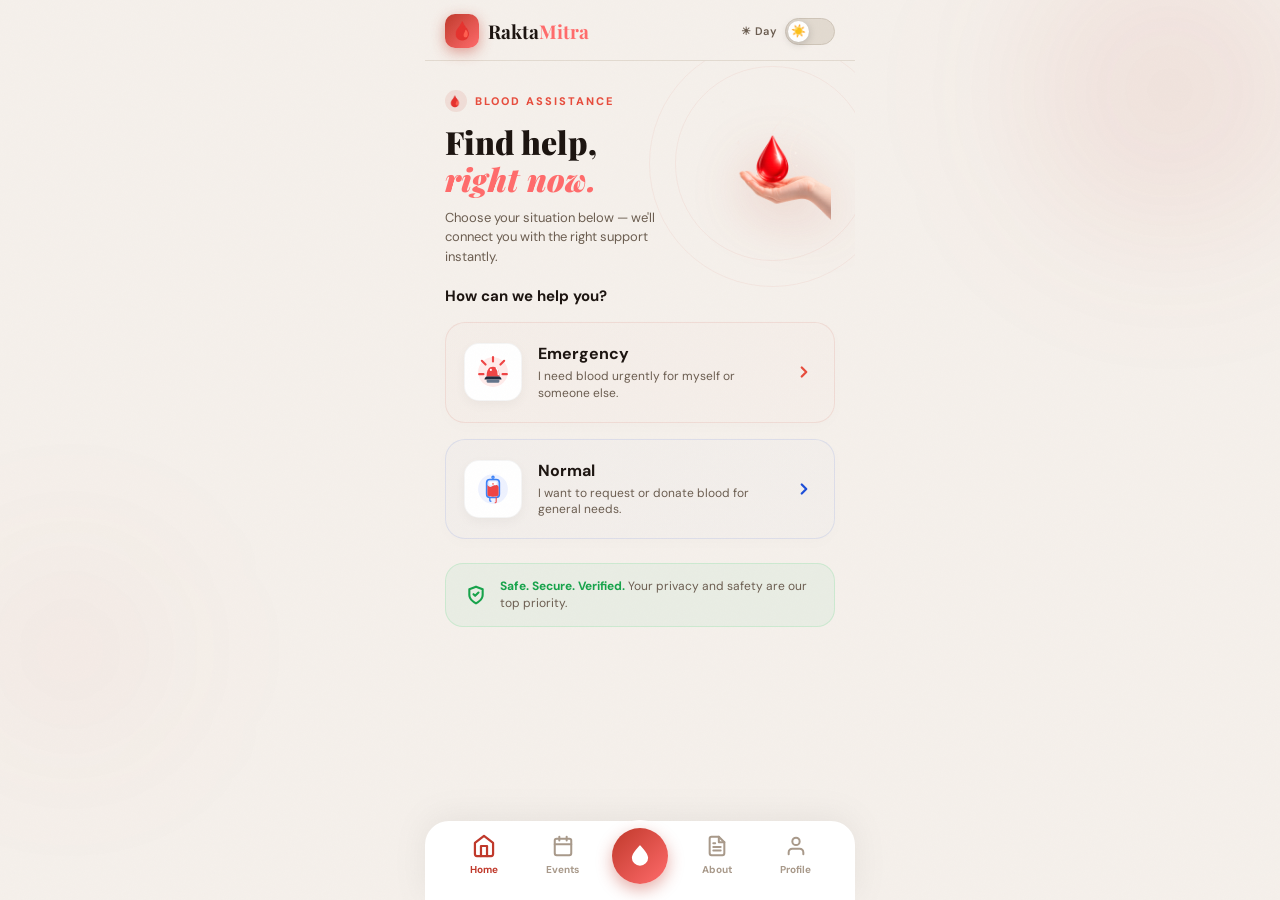
<file: Request.html>
<!DOCTYPE html>
<html lang="en" data-theme="light">
<head>
<meta charset="UTF-8">
<meta name="viewport" content="width=device-width,initial-scale=1,maximum-scale=1">
<title>RaktaMitra — Find Help</title>
<link href="https://fonts.googleapis.com/css2?family=Playfair+Display:ital,wght@0,700;0,900;1,700&family=DM+Sans:wght@400;500;600;700&display=swap" rel="stylesheet">
<script>
    if (window.self !== window.top) {
        document.documentElement.classList.add('in-iframe');
        try {
            const parentContainer = window.parent.document.getElementById('app-container');
            if (parentContainer) {
                const isLight = parentContainer.classList.contains('light-theme');
                document.documentElement.setAttribute('data-theme', isLight ? 'light' : 'dark');
            }
        } catch (e) {
            console.log("Cross-origin or parent access restricted:", e);
        }
    }
    
    window.addEventListener('message', function(event) {
        if (event.data && event.data.type === 'theme') {
            const isLight = event.data.theme === 'light';
            document.documentElement.setAttribute('data-theme', isLight ? 'light' : 'dark');
            const tok = document.getElementById('tok');
            const togLbl = document.getElementById('togLbl');
            if (tok) tok.textContent = isLight ? '☀️' : '🌙';
            if (togLbl) togLbl.textContent = isLight ? '☀ Day' : '🌙 Night';
        }
    });
</script>
<style>
.in-iframe header {
  display: none !important;
}
.in-iframe .bottom-nav {
  display: none !important;
}
.in-iframe .content-area {
  padding-bottom: 24px !important;
}
.in-iframe body {
  background: var(--bg) !important;
}
:root{
  --red:#C0392B;--red2:#E74C3C;--red3:#FF6B6B;
  --bg:#F5F0EB;--bg2:#EDE8E1;--sur:#FFFFFF;--card:#FAF7F4;--card2:#F0EBE4;
  --bdr:#E2DAD0;--bdr2:#CFC5B8;
  --txt:#1C1410;--txt2:#6B5D50;--txt3:#A8998A;
  --blue:#1D4ED8;--blue2:#3B82F6;--blue-bg:rgba(29,78,216,0.07);--blue-bdr:rgba(29,78,216,0.18);
  --shd:rgba(28,20,16,0.10);
  --tog-track:#E2DAD0;--tog-knob:#fff;
}
[data-theme="dark"]{
  --bg:#0D0B09;--bg2:#141210;--sur:#1A1714;--card:#201D1A;--card2:#272320;
  --bdr:#2E2925;--bdr2:#3D3830;
  --txt:#F0EBE4;--txt2:#9A8B7C;--txt3:#5A4E44;
  --blue:#60A5FA;--blue2:#93C5FD;--blue-bg:rgba(96,165,250,0.08);--blue-bdr:rgba(96,165,250,0.2);
  --shd:rgba(0,0,0,0.55);
  --tog-track:#2E2925;--tog-knob:#F0EBE4;
}

*{box-sizing:border-box;margin:0;padding:0;-webkit-tap-highlight-color:transparent}
html{height:100%;background:#1a1a1a}
body{font-family:'DM Sans',sans-serif;background:var(--bg);color:var(--txt);min-height:100vh;
  display:flex;justify-content:center;align-items:flex-start;transition:background 0.45s,color 0.45s}

.frame{width:100%;max-width:430px;min-height:100vh;position:relative;background:var(--bg);
  transition:background 0.45s;overflow:hidden}

.grain{pointer-events:none;position:fixed;inset:0;z-index:99;opacity:0.022;
  background-image:url("data:image/svg+xml,%3Csvg viewBox='0 0 256 256' xmlns='http://www.w3.org/2000/svg'%3E%3Cfilter id='n'%3E%3CfeTurbulence type='fractalNoise' baseFrequency='0.88' numOctaves='4' stitchTiles='stitch'/%3E%3C/filter%3E%3Crect width='100%25' height='100%25' filter='url(%23n)'/%3E%3C/svg%3E");
  background-size:200px}

.orb{position:fixed;border-radius:50%;filter:blur(80px);pointer-events:none;z-index:0;transition:opacity 0.5s,background 0.5s}
.orb1{width:380px;height:380px;background:radial-gradient(circle,rgba(192,57,43,0.14),transparent 70%);top:-100px;right:-80px}
.orb2{width:260px;height:260px;background:radial-gradient(circle,rgba(192,57,43,0.08),transparent 70%);bottom:120px;left:-60px}
[data-theme="dark"] .orb1{background:radial-gradient(circle,rgba(192,57,43,0.22),transparent 70%)}
[data-theme="dark"] .orb2{background:radial-gradient(circle,rgba(192,57,43,0.12),transparent 70%)}

header{
  position:sticky;top:0;z-index:50;
  padding:14px 20px 12px;
  display:flex;align-items:center;justify-content:space-between;
  background:rgba(245,240,235,0.88);backdrop-filter:blur(22px);-webkit-backdrop-filter:blur(22px);
  border-bottom:1px solid var(--bdr);transition:background 0.45s,border-color 0.45s;
}
[data-theme="dark"] header{background:rgba(13,11,9,0.88)}

.logo-row{display:flex;align-items:center;gap:9px}
.logo-drop{
  width:34px;height:34px;background:linear-gradient(135deg,var(--red),var(--red3));
  border-radius:10px;display:flex;align-items:center;justify-content:center;font-size:18px;
  box-shadow:0 4px 14px rgba(192,57,43,0.45);
  animation:logoPulse 2.8s ease-in-out infinite;
}
@keyframes logoPulse{0%,100%{box-shadow:0 4px 14px rgba(192,57,43,0.45)}50%{box-shadow:0 4px 26px rgba(192,57,43,0.8),0 0 36px rgba(231,76,60,0.2)}}
.logo-text{font-family:'Playfair Display',serif;font-size:19px;font-weight:700;color:var(--txt);transition:color 0.45s}
.logo-text b{color:var(--red3)}

.tog-wrap{display:flex;align-items:center;gap:8px}
.tog-label{font-size:11px;font-weight:600;color:var(--txt2);letter-spacing:0.5px;transition:color 0.45s}
.tog{
  width:50px;height:27px;border-radius:30px;
  background:var(--tog-track);border:1px solid var(--bdr2);
  cursor:pointer;position:relative;transition:background 0.4s,border-color 0.4s;flex-shrink:0;
}
[data-theme="dark"] .tog{background:#3D3830}
.tok{
  position:absolute;top:2px;left:2px;width:21px;height:21px;border-radius:50%;
  background:var(--tog-knob);display:flex;align-items:center;justify-content:center;font-size:12px;
  transition:transform 0.42s cubic-bezier(0.34,1.56,0.64,1),background 0.4s;
  box-shadow:0 2px 8px rgba(0,0,0,0.18);
}
[data-theme="dark"] .tok{transform:translateX(23px)}

.hero {
  display: flex;
  align-items: center;
  justify-content: space-between;
  padding: 28px 20px 20px;
  position: relative;
  z-index: 1;
  min-height: 180px;
}
.hero-left {
  flex: 1;
  padding-right: 12px;
  text-align: left;
  z-index: 2;
  max-width: 60%;
}
.hero-right {
  position: absolute;
  right: -5px;
  top: 15px;
  width: 175px;
  height: 175px;
  display: flex;
  align-items: center;
  justify-content: center;
  z-index: 1;
  pointer-events: none;
}
.hero-right::before, .hero-right::after {
  content: '';
  position: absolute;
  border-radius: 50%;
  border: 1.5px solid rgba(192, 57, 43, 0.06);
  animation: pulseRings 4s infinite cubic-bezier(0.215, 0.61, 0.355, 1);
  pointer-events: none;
}
.hero-right::before {
  width: 110%;
  height: 110%;
}
.hero-right::after {
  width: 140%;
  height: 140%;
  animation-delay: 1.5s;
}
@keyframes pulseRings {
  0% { transform: scale(0.6); opacity: 0; }
  50% { opacity: 0.45; }
  100% { transform: scale(1.3); opacity: 0; }
}
.hero-right img {
  width: 100%;
  height: 100%;
  object-fit: contain;
  filter: drop-shadow(0 12px 28px rgba(192, 57, 43, 0.22));
}
.hero-eyebrow {
  display: inline-flex;
  align-items: center;
  gap: 8px;
  font-size: 11px;
  font-weight: 800;
  letter-spacing: 2px;
  text-transform: uppercase;
  color: var(--red2);
  margin-bottom: 12px;
}
.hero-eyebrow-drop {
  display: inline-flex;
  align-items: center;
  justify-content: center;
  width: 22px;
  height: 22px;
  border-radius: 50%;
  background: rgba(192, 57, 43, 0.1);
  font-size: 11px;
}
.hero-title {
  font-family: 'Playfair Display', serif;
  font-size: 32px;
  font-weight: 900;
  color: var(--txt);
  line-height: 1.15;
  margin-bottom: 10px;
  animation: dropIn 0.65s cubic-bezier(0.22, 1, 0.36, 1) both;
  transition: color 0.45s;
}
.hero-title em {
  color: var(--red3);
  font-style: italic;
}
@keyframes dropIn {
  from { opacity: 0; transform: translateY(-16px); }
  to { opacity: 1; transform: none; }
}
.hero-sub {
  font-size: 13px;
  color: var(--txt2);
  line-height: 1.5;
  animation: fadeUp 0.65s 0.1s both;
  transition: color 0.45s;
}
@keyframes fadeUp {
  from { opacity: 0; transform: translateY(10px); }
  to { opacity: 1; transform: none; }
}

/* Selection Cards System */
.selection-container {
  margin: 0 20px 24px;
  position: relative;
  z-index: 1;
  animation: fadeUp 0.65s 0.15s both;
}
.selection-heading {
  font-size: 15px;
  font-weight: 700;
  color: var(--txt);
  margin-bottom: 16px;
  text-align: left;
}
.selection-card {
  display: flex;
  align-items: center;
  justify-content: space-between;
  padding: 20px 18px;
  border-radius: 20px;
  margin-bottom: 16px;
  cursor: pointer;
  transition: all 0.28s cubic-bezier(0.4, 0, 0.2, 1);
  box-shadow: 0 4px 16px rgba(0, 0, 0, 0.015);
}
.selection-card.emrg {
  background: linear-gradient(135deg, rgba(192, 57, 43, 0.01) 0%, rgba(255, 107, 107, 0.01) 100%);
  border: 1.5px solid rgba(192, 57, 43, 0.1);
}
.selection-card.norm {
  background: linear-gradient(135deg, rgba(29, 78, 216, 0.01) 0%, rgba(59, 130, 246, 0.01) 100%);
  border: 1.5px solid rgba(29, 78, 216, 0.1);
}
[data-theme="dark"] .selection-card.emrg {
  background: linear-gradient(135deg, rgba(192, 57, 43, 0.04) 0%, rgba(255, 107, 107, 0.04) 100%);
  border: 1.5px solid rgba(192, 57, 43, 0.18);
}
[data-theme="dark"] .selection-card.norm {
  background: linear-gradient(135deg, rgba(29, 78, 216, 0.04) 0%, rgba(59, 130, 246, 0.04) 100%);
  border: 1.5px solid rgba(29, 78, 216, 0.18);
}
.selection-card:hover {
  transform: translateY(-3px);
}
.selection-card.emrg:hover {
  border-color: rgba(192, 57, 43, 0.35);
  box-shadow: 0 10px 24px rgba(192, 57, 43, 0.06);
}
.selection-card.norm:hover {
  border-color: rgba(29, 78, 216, 0.35);
  box-shadow: 0 10px 24px rgba(29, 78, 216, 0.06);
}
.selection-card:active {
  transform: scale(0.975);
}
.card-left {
  display: flex;
  align-items: center;
  gap: 16px;
}
.card-icon-container {
  display: flex;
  align-items: center;
  justify-content: center;
  width: 58px;
  height: 58px;
  border-radius: 15px;
  background: #ffffff;
  box-shadow: 0 4px 12px rgba(0, 0, 0, 0.04);
  border: 1px solid rgba(0, 0, 0, 0.04);
  flex-shrink: 0;
  transition: background 0.3s, border-color 0.3s;
}
[data-theme="dark"] .card-icon-container {
  background: #141210;
  border-color: rgba(255, 255, 255, 0.04);
}
.card-text {
  text-align: left;
}
.card-title-text {
  font-size: 16px;
  font-weight: 700;
  color: var(--txt);
  margin-bottom: 4px;
}
.card-sub-text {
  font-size: 12px;
  color: var(--txt2);
  line-height: 1.4;
  max-width: 220px;
}
.card-arrow {
  display: flex;
  align-items: center;
  justify-content: center;
  width: 24px;
  height: 24px;
  flex-shrink: 0;
  transition: transform 0.25s ease;
}
.selection-card:hover .card-arrow {
  transform: translateX(3px);
}
.selection-card.emrg .card-arrow {
  color: var(--red2);
}
.selection-card.norm .card-arrow {
  color: var(--blue);
}

/* Bottom Safety Banner */
.safety-banner {
  margin: 0 20px 24px;
  padding: 14px 18px;
  border-radius: 18px;
  background: rgba(34, 197, 94, 0.05);
  border: 1px solid rgba(34, 197, 94, 0.15);
  display: flex;
  align-items: center;
  gap: 12px;
  z-index: 1;
  position: relative;
  animation: fadeUp 0.65s 0.2s both;
}
[data-theme="dark"] .safety-banner {
  background: rgba(34, 197, 94, 0.07);
  border-color: rgba(34, 197, 94, 0.2);
}
.safety-icon-wrapper {
  display: flex;
  align-items: center;
  justify-content: center;
  width: 24px;
  height: 24px;
  color: #16a34a;
  flex-shrink: 0;
}
[data-theme="dark"] .safety-icon-wrapper {
  color: #4ade80;
}
.safety-text {
  font-size: 12px;
  color: var(--txt2);
  line-height: 1.4;
  text-align: left;
}
.safety-text strong {
  color: #16a34a;
  font-weight: 700;
}
[data-theme="dark"] .safety-text strong {
  color: #4ade80;
}

.warn-pill{
  margin:0 20px 20px;padding:10px 14px;
  border-radius:12px;font-size:12px;font-weight:500;line-height:1.5;
  animation:fadeUp 0.5s 0.2s both;transition:all 0.35s;
  display: none; /* Hidden initially until a mode is selected */
}
.warn-pill.emrg-warn{background:rgba(192,57,43,0.08);border:1px solid rgba(192,57,43,0.2);color:var(--red2)}
.warn-pill.norm-warn{background:var(--blue-bg);border:1px solid var(--blue-bdr);color:var(--blue)}
[data-theme="dark"] .warn-pill.emrg-warn{color:var(--red3)}

.section-head{
  display:flex;align-items:center;justify-content:space-between;
  padding:0 20px 14px;position:relative;z-index:1;
}
.sh-left h3{font-size:15px;font-weight:700;color:var(--txt);transition:color 0.45s}
.sh-left p{font-size:11px;color:var(--txt2);margin-top:2px;transition:color 0.45s}
.sh-badge{
  font-size:10px;font-weight:800;padding:4px 12px;border-radius:20px;letter-spacing:0.5px;
}
.sh-badge.emrg{background:rgba(192,57,43,0.1);color:var(--red2);border:1px solid rgba(192,57,43,0.2)}
.sh-badge.norm{background:var(--blue-bg);color:var(--blue);border:1px solid var(--blue-bdr)}

.content-area{padding-bottom:120px;position:relative;z-index:1}

.donor-card{
  background:var(--sur);border:1px solid var(--bdr);border-radius:20px;
  padding:15px;margin:0 16px 12px;cursor:pointer;
  transition:all 0.3s;position:relative;overflow:hidden;
  animation:cardSlide 0.5s cubic-bezier(0.22,1,0.36,1) both;
}
@keyframes cardSlide{from{opacity:0;transform:translateX(-16px)}to{opacity:1;transform:none}}
.donor-card::before{
  content:'';position:absolute;left:0;top:0;bottom:0;width:0;
  background:linear-gradient(180deg,var(--red),var(--red3));
  border-radius:20px 0 0 20px;transition:width 0.28s;
}
.donor-card:hover{transform:translateX(5px) translateY(-1px);border-color:var(--bdr2);box-shadow:0 10px 36px var(--shd)}
.donor-card:hover::before{width:3px}
.donor-card:active{transform:scale(0.97)}

.dc-top{display:flex;align-items:flex-start;gap:13px}
.av-wrap{position:relative;flex-shrink:0}
.av{
  width:50px;height:50px;border-radius:16px;
  display:flex;align-items:center;justify-content:center;
  font-size:16px;font-weight:800;color:#fff;
  font-family:'Playfair Display',serif;transition:transform 0.3s;
}
.donor-card:hover .av{transform:scale(1.1) rotate(-4deg)}
.av-bg{position:absolute;inset:0;border-radius:16px;opacity:0.2;transition:opacity 0.3s}
.donor-card:hover .av-bg{opacity:0.35}
.av-blood{
  position:absolute;bottom:-4px;right:-4px;
  font-size:8px;font-weight:800;color:#fff;
  padding:2px 6px;border-radius:6px;border:2px solid var(--sur);
  background:linear-gradient(135deg,var(--red),var(--red3));transition:border-color 0.45s;white-space:nowrap;
}
.online-ring{
  position:absolute;top:-2px;left:-2px;width:12px;height:12px;
  background:#22c55e;border-radius:50%;border:2px solid var(--sur);
  animation:onlinePulse 2s ease-in-out infinite;transition:border-color 0.45s;
}
@keyframes onlinePulse{0%,100%{box-shadow:0 0 0 0 rgba(34,197,94,0.5)}60%{box-shadow:0 0 0 5px rgba(34,197,94,0)}}

.dc-info{flex:1;min-width:0}
.dc-name{font-size:15px;font-weight:700;color:var(--txt);transition:color 0.45s}
.dc-loc{font-size:11px;color:var(--txt2);margin-top:3px;transition:color 0.45s}
.dc-tags{display:flex;gap:5px;flex-wrap:wrap;margin-top:7px}
.tag{font-size:9px;font-weight:700;padding:3px 8px;border-radius:7px;border:1px solid;letter-spacing:0.3px}
.tag-r{background:rgba(192,57,43,0.07);color:var(--red2);border-color:rgba(192,57,43,0.18)}
.tag-g{background:rgba(34,197,94,0.07);color:#16a34a;border-color:rgba(34,197,94,0.18)}
[data-theme="dark"] .tag-g{color:#4ade80;background:rgba(34,197,94,0.09);border-color:rgba(34,197,94,0.22)}
.tag-y{background:rgba(202,138,4,0.07);color:#b45309;border-color:rgba(202,138,4,0.18)}
[data-theme="dark"] .tag-y{color:#facc15;background:rgba(234,179,8,0.09);border-color:rgba(234,179,8,0.22)}

.dc-right{display:flex;flex-direction:column;align-items:flex-end;gap:5px;flex-shrink:0}
.blood-pill{
  font-family:'Playfair Display',serif;font-size:15px;font-weight:700;color:#fff;
  padding:5px 12px;border-radius:10px;
  background:linear-gradient(135deg,var(--red),var(--red3));
  box-shadow:0 4px 12px rgba(192,57,43,0.32);transition:transform 0.25s;
}
.donor-card:hover .blood-pill{transform:scale(1.08)}
.dist-txt{font-size:10px;font-weight:600;color:var(--txt3);transition:color 0.45s}

.dc-bottom{
  display:flex;align-items:center;justify-content:space-between;
  margin-top:13px;padding-top:12px;border-top:1px solid var(--bdr);transition:border-color 0.45s;
}
.dc-stats{display:flex;gap:18px}
.stat{text-align:center}
.stat-n{font-family:'Playfair Display',serif;font-size:16px;font-weight:700;color:var(--txt);transition:color 0.45s}
.stat-l{font-size:9px;color:var(--txt3);font-weight:700;letter-spacing:0.6px;margin-top:1px;transition:color 0.45s}

.call-btn{
  display:flex;align-items:center;gap:6px;
  background:linear-gradient(135deg,var(--red),var(--red3));
  color:#fff;border:none;border-radius:12px;padding:9px 16px;
  font-size:12px;font-weight:700;cursor:pointer;font-family:'DM Sans',sans-serif;
  transition:all 0.25s;box-shadow:0 4px 14px rgba(192,57,43,0.3);
}
.call-btn:hover{transform:scale(1.06);box-shadow:0 6px 22px rgba(192,57,43,0.48)}
.call-btn:active{transform:scale(0.91)}
.ph-ico{font-size:14px;animation:ringSh 3s ease-in-out infinite}
@keyframes ringSh{0%,86%,100%{transform:rotate(0)}89%{transform:rotate(-14deg)}92%{transform:rotate(14deg)}95%{transform:rotate(-7deg)}}

.bank-card{
  background:var(--sur);border:1px solid var(--bdr);border-radius:20px;
  padding:15px;margin:0 16px 12px;cursor:pointer;
  transition:all 0.3s;position:relative;overflow:hidden;
  animation:cardSlide 0.5s cubic-bezier(0.22,1,0.36,1) both;
}
.bank-card::before{
  content:'';position:absolute;left:0;top:0;bottom:0;width:0;
  background:linear-gradient(180deg,#1D4ED8,#3B82F6);
  border-radius:20px 0 0 20px;transition:width 0.28s;
}
.bank-card:hover{transform:translateX(5px) translateY(-1px);border-color:var(--bdr2);box-shadow:0 10px 36px var(--shd)}
.bank-card:hover::before{width:3px}
.bank-card:active{transform:scale(0.97)}

.bc-top{display:flex;align-items:flex-start;gap:13px}
.bc-icon{
  width:50px;height:50px;border-radius:16px;
  background:var(--blue-bg);border:1px solid var(--blue-bdr);
  display:flex;align-items:center;justify-content:center;font-size:22px;flex-shrink:0;
  transition:transform 0.3s,background 0.45s,border-color 0.45s;
}
.bank-card:hover .bc-icon{transform:scale(1.1) rotate(-4deg)}
.bc-info{flex:1;min-width:0}
.bc-name{font-size:13px;font-weight:700;color:var(--txt);line-height:1.35;transition:color 0.45s}
.bc-addr{font-size:11px;color:var(--txt2);margin-top:3px;line-height:1.4;transition:color 0.45s}
.bc-dist{font-size:11px;font-weight:700;color:var(--blue);margin-top:4px;transition:color 0.45s}
.bc-status{
  font-size:9px;font-weight:800;padding:2px 8px;border-radius:7px;
  display:inline-block;margin-top:5px;letter-spacing:0.5px;
}
.open{background:rgba(34,197,94,0.09);color:#16a34a;border:1px solid rgba(34,197,94,0.2)}
.closed{background:rgba(192,57,43,0.08);color:var(--red2);border:1px solid rgba(192,57,43,0.2)}
[data-theme="dark"] .open{color:#4ade80;background:rgba(34,197,94,0.1)}

.bc-bottom{
  display:flex;align-items:center;justify-content:space-between;
  margin-top:12px;padding-top:11px;border-top:1px solid var(--bdr);transition:border-color 0.45s;
}
.bc-phone{font-size:12px;font-weight:600;color:var(--txt2);display:flex;align-items:center;gap:5px;transition:color 0.45s}
.bank-call-btn{
  display:flex;align-items:center;gap:6px;
  background:var(--blue-bg);color:var(--blue);
  border:1px solid var(--blue-bdr);border-radius:11px;padding:8px 14px;
  font-size:12px;font-weight:700;cursor:pointer;font-family:'DM Sans',sans-serif;
  transition:all 0.25s;
}
.bank-call-btn:hover{background:rgba(29,78,216,0.14);transform:scale(1.06)}
.bank-call-btn:active{transform:scale(0.91)}

.loc-bar{padding:0 16px 16px;position:relative;z-index:1;animation:fadeUp 0.5s 0.2s both}
.loc-wrap{
  display:flex;align-items:center;gap:9px;
  background:var(--sur);border:1.5px solid var(--bdr);border-radius:14px;
  padding:11px 14px;transition:border 0.25s,background 0.45s;
}
.loc-wrap:focus-within{border-color:var(--blue2);box-shadow:0 0 0 3px rgba(59,130,246,0.1)}
.loc-ico{font-size:17px;opacity:0.5}
.loc-inp{
  flex:1;background:none;border:none;outline:none;
  font-size:13px;font-family:'DM Sans',sans-serif;font-weight:600;
  color:var(--txt);transition:color 0.45s;
}
.loc-inp::placeholder{color:var(--txt3)}
.srch-btn{
  background:linear-gradient(135deg,#1D4ED8,#3B82F6);color:#fff;border:none;
  border-radius:10px;padding:7px 14px;font-size:12px;font-weight:700;
  cursor:pointer;font-family:'DM Sans',sans-serif;transition:all 0.22s;white-space:nowrap;
  box-shadow:0 3px 12px rgba(29,78,216,0.28);
}
.srch-btn:hover{box-shadow:0 5px 18px rgba(29,78,216,0.42);transform:scale(1.04)}
.srch-btn:active{transform:scale(0.92)}

.no-result{text-align:center;padding:52px 20px;animation:fadeUp 0.4s both}
.no-ico{font-size:52px;display:block;margin-bottom:14px;animation:flt 3s ease-in-out infinite}
@keyframes flt{0%,100%{transform:translateY(0)}50%{transform:translateY(-8px)}}
.no-t{font-family:'Playfair Display',serif;font-size:19px;font-weight:700;color:var(--txt);margin-bottom:6px;transition:color 0.45s}
.no-s{font-size:13px;color:var(--txt2);transition:color 0.45s}

.toast{
  position:fixed;bottom:28px;left:50%;transform:translateX(-50%) translateY(12px);
  color:#fff;padding:11px 22px;border-radius:14px;
  font-size:13px;font-weight:700;z-index:9999;opacity:0;
  transition:all 0.38s cubic-bezier(0.22,1,0.36,1);white-space:nowrap;
  font-family:'DM Sans',sans-serif;pointer-events:none;
}
.toast.emrg-toast{background:linear-gradient(135deg,var(--red),var(--red3));box-shadow:0 8px 28px rgba(192,57,43,0.45)}
.toast.norm-toast{background:linear-gradient(135deg,#1D4ED8,#3B82F6);box-shadow:0 8px 28px rgba(29,78,216,0.38)}
.toast.show{opacity:1;transform:translateX(-50%) translateY(0)}

.panel{display:none}.panel.active{display:block}
.panel-enter{animation:panelIn 0.42s cubic-bezier(0.22,1,0.36,1) both}
@keyframes panelIn{from{opacity:0;transform:translateY(16px)}to{opacity:1;transform:none}}

/* Bottom Navigation Bar */
.bottom-nav {
  position: fixed;
  bottom: 0;
  width: 100%;
  max-width: 430px;
  background: var(--sur);
  display: flex;
  justify-content: space-between;
  align-items: center;
  padding: 14px 20px 24px;
  border-radius: 24px 24px 0 0;
  filter: drop-shadow(0 -4px 16px rgba(0,0,0,0.06));
  z-index: 100;
  transition: background 0.45s;
  left: 50%;
  transform: translateX(-50%);
}
[data-theme="dark"] .bottom-nav {
  filter: drop-shadow(0 -4px 16px rgba(0,0,0,0.4));
}
.nav-item {
  display: flex;
  flex-direction: column;
  align-items: center;
  text-decoration: none;
  color: var(--txt3);
  gap: 6px;
  font-size: 10px;
  font-weight: 700;
  transition: color 0.3s;
  flex: 1;
  position: relative;
  z-index: 2;
}
.nav-item.active, .nav-item:hover {
  color: var(--red);
}
.nav-item svg {
  width: 22px;
  height: 22px;
  fill: none;
  stroke: currentColor;
  stroke-width: 2.2;
  stroke-linecap: round;
  stroke-linejoin: round;
  transition: transform 0.2s;
}
.nav-item.active svg {
  transform: scale(1.1);
}
.nav-fab-wrapper {
  position: relative;
  width: 76px;
  display: flex;
  justify-content: center;
}
.nav-fab-bg {
  position: absolute;
  top: -36px;
  width: 72px;
  height: 72px;
  background: var(--sur);
  border-radius: 50%;
  z-index: 1;
  transition: background 0.45s;
}
.nav-fab {
  position: absolute;
  top: -28px;
  width: 56px;
  height: 56px;
  border-radius: 50%;
  background: linear-gradient(135deg, var(--red), var(--red3));
  display: flex;
  justify-content: center;
  align-items: center;
  box-shadow: 0 6px 16px rgba(192,57,43,0.4);
  cursor: pointer;
  transition: transform 0.25s, box-shadow 0.25s;
  color: white;
  z-index: 2;
  border: none;
  outline: none;
}
.nav-fab:hover {
  transform: scale(1.05);
  box-shadow: 0 8px 20px rgba(192,57,43,0.5);
}
.nav-fab:active {
  transform: scale(0.95);
}
.nav-fab svg {
  width: 26px;
  height: 26px;
  fill: currentColor;
  stroke: none;
}

/* Booking Modal */
.modal-overlay {
  position: fixed; top: 0; left: 0; right: 0; bottom: 0;
  background: rgba(0,0,0,0.4); backdrop-filter: blur(4px); -webkit-backdrop-filter: blur(4px);
  z-index: 1000; display: flex; justify-content: center; align-items: flex-end;
  opacity: 0; pointer-events: none; transition: opacity 0.3s ease;
}
.modal-overlay.show { opacity: 1; pointer-events: auto; }
.modal {
  background: var(--sur); width: 100%; max-width: 430px; border-radius: 24px 24px 0 0;
  padding: 24px 20px 32px; transform: translateY(100%); transition: transform 0.4s cubic-bezier(0.22,1,0.36,1);
  max-height: 85vh; overflow-y: auto; border-top: 1px solid var(--bdr); box-shadow: 0 -10px 40px rgba(0,0,0,0.1);
}
.modal-overlay.show .modal { transform: translateY(0); }
.modal-header { display: flex; justify-content: space-between; align-items: flex-start; margin-bottom: 20px; }
.modal-title { font-size: 18px; font-weight: 700; color: var(--txt); font-family: 'Playfair Display', serif; line-height: 1.3; padding-right: 15px; }
.modal-close { background: var(--bg2); border: none; width: 32px; height: 32px; border-radius: 50%; font-size: 14px; color: var(--txt2); cursor: pointer; display: flex; align-items: center; justify-content: center; flex-shrink: 0; transition: background 0.2s; }
.modal-close:active { transform: scale(0.9); }
.form-group { margin-bottom: 14px; }
.form-row { display: flex; gap: 12px; }
.form-row .form-group { flex: 1; }
.form-label { display: block; font-size: 11px; font-weight: 700; color: var(--txt2); margin-bottom: 6px; text-transform: uppercase; letter-spacing: 0.5px; }
.form-input, .form-select { width: 100%; padding: 12px 14px; border-radius: 12px; border: 1.5px solid var(--bdr); background: var(--bg); color: var(--txt); font-family: 'DM Sans', sans-serif; font-size: 14px; transition: border-color 0.3s, background 0.3s; }
.form-input:focus, .form-select:focus { outline: none; border-color: var(--blue2); background: var(--sur); }
[data-theme="dark"] .form-input, [data-theme="dark"] .form-select { background: var(--bg2); color: var(--txt); }
[data-theme="dark"] .form-input:focus, [data-theme="dark"] .form-select:focus { background: var(--sur); }
.btn-primary { width: 100%; background: linear-gradient(135deg, var(--blue), var(--blue2)); color: white; padding: 14px; border-radius: 14px; font-weight: 700; border: none; font-size: 15px; cursor: pointer; box-shadow: 0 4px 14px var(--blue-bdr); margin-top: 8px; transition: transform 0.2s, opacity 0.2s; font-family: 'DM Sans', sans-serif; }
.btn-primary:active { transform: scale(0.96); }
.modal-call-wrap { display: flex; justify-content: center; margin-top: 16px; }

/* File Upload Styles */
.file-drop-area {
  border: 2px dashed var(--bdr); border-radius: 12px; padding: 16px;
  text-align: center; position: relative; cursor: pointer;
  background: var(--bg); transition: border-color 0.3s, background 0.3s;
}
.file-drop-area:hover, .file-drop-area:focus-within { border-color: var(--blue2); background: var(--sur); }
[data-theme="dark"] .file-drop-area { background: var(--bg2); }
[data-theme="dark"] .file-drop-area:hover, [data-theme="dark"] .file-drop-area:focus-within { background: var(--sur); }
.file-ico { font-size: 20px; display: block; margin-bottom: 4px; }
.file-msg { font-size: 11px; color: var(--txt2); font-weight: 600; }
.file-input { position: absolute; left: 0; top: 0; width: 100%; height: 100%; opacity: 0; cursor: pointer; }

.success-icon { font-size: 56px; margin-bottom: 12px; animation: popIn 0.5s cubic-bezier(0.22,1,0.36,1) both; }
@keyframes popIn { 0% { transform: scale(0.5); opacity: 0; } 70% { transform: scale(1.1); } 100% { transform: scale(1); opacity: 1; } }
.success-title { font-family: 'Playfair Display', serif; font-size: 22px; font-weight: 700; color: var(--txt); margin-bottom: 8px; }
.success-text { font-size: 13px; color: var(--txt2); line-height: 1.5; margin-bottom: 24px; padding: 0 10px; }
</style>
</head>
<body>
<div class="grain"></div>
<div class="orb orb1"></div>
<div class="orb orb2"></div>

<div class="frame">

<header>
  <div class="logo-row">
    <div class="logo-drop">🩸</div>
    <div class="logo-text">Rakta<b>Mitra</b></div>
  </div>
  <div class="tog-wrap">
    <span class="tog-label" id="togLbl">☀ Day</span>
    <div class="tog" onclick="toggleTheme()">
      <div class="tok" id="tok">☀️</div>
    </div>
  </div>
</header>

<div class="hero">
  <div class="hero-left">
    <div class="hero-eyebrow">
      <span class="hero-eyebrow-drop">🩸</span>
      Blood Assistance
    </div>
    <div class="hero-title">Find help,<br><em>right now.</em></div>
    <div class="hero-sub">Choose your situation below — we'll connect you with the right support instantly.</div>
  </div>
  <div class="hero-right">
    <img src="resq_blood_assistance.png" alt="Blood Assistance">
  </div>
</div>

<!-- Selection Container -->
<div class="selection-container" id="selectionView">
  <h3 class="selection-heading">How can we help you?</h3>
  
  <!-- Emergency Card -->
  <div class="selection-card emrg" onclick="setMode('emergency')">
    <div class="card-left">
      <div class="card-icon-container">
        <!-- SVG Emergency Siren -->
        <svg width="34" height="34" viewBox="0 0 64 64" fill="none" xmlns="http://www.w3.org/2000/svg">
          <circle cx="32" cy="32" r="28" fill="#FFECEB" />
          <line x1="32" y1="12" x2="32" y2="4" stroke="#EF4444" stroke-width="4" stroke-linecap="round" />
          <line x1="18" y1="18" x2="11" y2="11" stroke="#EF4444" stroke-width="4" stroke-linecap="round" />
          <line x1="46" y1="18" x2="53" y2="11" stroke="#EF4444" stroke-width="4" stroke-linecap="round" />
          <line x1="14" y1="36" x2="6" y2="36" stroke="#EF4444" stroke-width="4" stroke-linecap="round" />
          <line x1="50" y1="36" x2="58" y2="36" stroke="#EF4444" stroke-width="4" stroke-linecap="round" />
          <path d="M16 46C16 44 18 40 22 40H42C46 40 48 44 48 46H16Z" fill="#1E293B" />
          <rect x="20" y="46" width="24" height="6" rx="2" fill="#64748B" />
          <path d="M20 40C20 28 24 22 32 22C40 22 44 28 44 40H20Z" fill="#EF4444" />
          <path d="M38 24C41 27 42 32 42 37" stroke="white" stroke-width="2.5" stroke-linecap="round" />
          <circle cx="28" cy="28" r="2" fill="white" />
        </svg>
      </div>
      <div class="card-text">
        <h4 class="card-title-text">Emergency</h4>
        <p class="card-sub-text">I need blood urgently for myself or someone else.</p>
      </div>
    </div>
    <div class="card-arrow">
      <svg width="18" height="18" viewBox="0 0 24 24" fill="none" stroke="currentColor" stroke-width="3" stroke-linecap="round" stroke-linejoin="round"><polyline points="9 18 15 12 9 6"></polyline></svg>
    </div>
  </div>

  <!-- Normal Card -->
  <div class="selection-card norm" onclick="setMode('normal')">
    <div class="card-left">
      <div class="card-icon-container">
        <!-- SVG Blood Bag -->
        <svg width="34" height="34" viewBox="0 0 64 64" fill="none" xmlns="http://www.w3.org/2000/svg">
          <circle cx="32" cy="32" r="28" fill="#EEF2FF" />
          <rect x="20" y="14" width="24" height="34" rx="6" fill="#E0E7FF" stroke="#3B82F6" stroke-width="3" />
          <path d="M21.5 24C21.5 24 23 28 27 28C31 28 33 24 37 24C41 24 42.5 28 42.5 28V42C42.5 45 40 46.5 32 46.5C24 46.5 21.5 45 21.5 42V24Z" fill="#EF4444" />
          <rect x="25" y="18" width="14" height="7" rx="1.5" fill="white" />
          <path d="M32 20C31.2 21.2 30.5 22.2 30.5 22.8C30.5 23.5 31.2 24 32 24C32.8 24 33.5 23.5 33.5 22.8C33.5 22.2 32.8 21.2 32 20Z" fill="#EF4444" />
          <path d="M26 48V53C26 54 27 55 28 55" stroke="#3B82F6" stroke-width="2.5" stroke-linecap="round" />
          <path d="M38 48V56C38 57 37 58 36 58" stroke="#EF4444" stroke-width="2" stroke-linecap="round" />
          <circle cx="32" cy="10" r="2" fill="none" stroke="#3B82F6" stroke-width="2.5" />
        </svg>
      </div>
      <div class="card-text">
        <h4 class="card-title-text">Normal</h4>
        <p class="card-sub-text">I want to request or donate blood for general needs.</p>
      </div>
    </div>
    <div class="card-arrow">
      <svg width="18" height="18" viewBox="0 0 24 24" fill="none" stroke="currentColor" stroke-width="3" stroke-linecap="round" stroke-linejoin="round"><polyline points="9 18 15 12 9 6"></polyline></svg>
    </div>
  </div>
</div>

<!-- Bottom Safety Banner -->
<div class="safety-banner" id="safetyBanner">
  <div class="safety-icon-wrapper">
    <svg width="20" height="20" viewBox="0 0 24 24" fill="none" stroke="currentColor" stroke-width="2.5" stroke-linecap="round" stroke-linejoin="round"><path d="M12 22s8-4 8-10V5l-8-3-8 3v7c0 6 8 10 8 10z"></path><polyline points="9 11 11 13 15 9"></polyline></svg>
  </div>
  <p class="safety-text">
    <strong>Safe. Secure. Verified.</strong> Your privacy and safety are our top priority.
  </p>
</div>

<div class="warn-pill" id="warnPill"></div>

<div id="panelEmrg" class="panel">
  <div id="emrgFormView">
    <div class="section-head" style="display:flex; align-items:center; justify-content:space-between; padding:0 20px 14px;">
      <div class="sh-left" style="display:flex; align-items:center; gap:12px;">
        <span onclick="goBackToSelection()" style="cursor:pointer; font-size:22px; color:var(--txt2); font-weight:700; transition:color 0.2s;" onmouseover="this.style.color='var(--red)'" onmouseout="this.style.color='var(--txt2)'">←</span>
        <div>
          <h3>Emergency Requisition</h3>
          <p>Submit details to find matching live donors</p>
        </div>
      </div>
      <span class="sh-badge emrg">🚨 URGENT</span>
    </div>
    <div class="content-area" style="padding: 0 20px 120px;">
      <form id="emrgForm" onsubmit="submitEmergencyRequest(event)">
        <div class="form-group">
          <label class="form-label">Patient Name</label>
          <input type="text" class="form-input" required placeholder="Enter patient's full name">
        </div>

        <div class="form-row">
          <div class="form-group">
            <label class="form-label">Age</label>
            <input type="number" class="form-input" required min="0" max="150" placeholder="Years">
          </div>
          <div class="form-group">
            <label class="form-label">Gender</label>
            <select class="form-select" required>
              <option value="" disabled selected>Select</option>
              <option>Male</option>
              <option>Female</option>
              <option>Other</option>
            </select>
          </div>
        </div>
        
        <div class="form-row">
          <div class="form-group">
            <label class="form-label">Blood Group</label>
            <select class="form-select" id="emrgBloodGroup" required>
              <option value="" disabled selected>Select</option>
              <option>A+</option><option>A-</option>
              <option>B+</option><option>B-</option>
              <option>O+</option><option>O-</option>
              <option>AB+</option><option>AB-</option>
            </select>
          </div>
          <div class="form-group">
            <label class="form-label">Units Needed</label>
            <input type="number" class="form-input" required min="1" max="10" value="1">
          </div>
        </div>

        <div class="form-group">
          <label class="form-label">Hospital Name & Ward</label>
          <input type="text" class="form-input" required placeholder="e.g. AMRI Hospital, Ward 3">
        </div>

        <div class="form-row">
          <div class="form-group">
            <label class="form-label">Purpose</label>
            <select class="form-select" required>
              <option value="" disabled selected>Select</option>
              <option>Surgery</option>
              <option>Accident / Trauma</option>
              <option>Thalassemia / Leukemia</option>
              <option>Pregnancy / Delivery</option>
              <option>Other</option>
            </select>
          </div>
          <div class="form-group">
            <label class="form-label">Date Required</label>
            <input type="date" class="form-input" required>
          </div>
        </div>

        <div class="form-group">
          <label class="form-label">Email Address</label>
          <input type="email" class="form-input" required placeholder="For status updates">
        </div>
        
        <div class="form-group">
          <label class="form-label">Attendant Contact</label>
          <input type="tel" class="form-input" required placeholder="10-digit mobile number">
        </div>

        <div class="form-group">
          <label class="form-label">Medical Report / Requisition</label>
          <div class="file-drop-area">
            <span class="file-ico">📄</span>
            <span class="file-msg" id="emrgFileMsgTxt">Tap to upload doctor's prescription</span>
            <input type="file" class="file-input" accept=".pdf,image/*" onchange="updateFileName(this, 'emrgFileMsgTxt')">
          </div>
        </div>
        
        <button type="submit" class="btn-primary" id="emrgSubmitBtn" style="background:linear-gradient(135deg, var(--red), var(--red3)); box-shadow:0 4px 14px rgba(192,57,43,0.3);">Find Donors Now</button>
      </form>
    </div>
  </div>

  <div id="emrgListView" style="display:none;">
    <div class="loc-bar">
      <div class="loc-wrap">
        <span class="loc-ico">🩸</span>
        <select class="loc-inp" id="bloodFilterInp" onchange="filterDonors()" style="cursor: pointer;">
          <option value="all">All Blood Groups</option>
          <option value="A+">A+</option>
          <option value="A-">A-</option>
          <option value="B+">B+</option>
          <option value="B-">B-</option>
          <option value="O+">O+</option>
          <option value="O-">O-</option>
          <option value="AB+">AB+</option>
          <option value="AB-">AB-</option>
        </select>
      </div>
    </div>
    <div class="section-head" style="display:flex; align-items:center; justify-content:space-between; padding:0 20px 14px;">
      <div class="sh-left" style="display:flex; align-items:center; gap:12px;">
        <span onclick="goBackToSelection()" style="cursor:pointer; font-size:22px; color:var(--txt2); font-weight:700; transition:color 0.2s;" onmouseover="this.style.color='var(--red)'" onmouseout="this.style.color='var(--txt2)'">←</span>
        <div>
          <h3>Volunteer Donors</h3>
          <p id="donorCount">10 contacts available now</p>
        </div>
      </div>
      <span class="sh-badge emrg">🔴 LIVE</span>
    </div>
    <div class="content-area" id="donorList"></div>
  </div>
</div>

<div id="panelNorm" class="panel">
  <div class="loc-bar">
    <div class="loc-wrap">
      <span class="loc-ico">📍</span>
      <input class="loc-inp" id="locInp" type="text" placeholder="Search area, e.g. Salt Lake, Garia…">
      <button class="srch-btn" onclick="filterBanks()">Search</button>
    </div>
  </div>
  <div class="section-head" style="display:flex; align-items:center; justify-content:space-between; padding:0 20px 14px;">
    <div class="sh-left" style="display:flex; align-items:center; gap:12px;">
      <span onclick="goBackToSelection()" style="cursor:pointer; font-size:22px; color:var(--txt2); font-weight:700; transition:color 0.2s;" onmouseover="this.style.color='var(--blue)'" onmouseout="this.style.color='var(--txt2)'">←</span>
      <div>
        <h3>Nearby Blood Banks</h3>
        <p id="bankCount">10 banks found in Kolkata</p>
      </div>
    </div>
    <span class="sh-badge norm">🏥 Normal</span>
  </div>
  <div class="content-area" id="bankList"></div>
</div>

<!-- Bottom Navigation -->
<nav class="bottom-nav">
  <a href="#" class="nav-item active">
    <svg viewBox="0 0 24 24"><path d="M3 9l9-7 9 7v11a2 2 0 0 1-2 2H5a2 2 0 0 1-2-2z"></path><polyline points="9 22 9 12 15 12 15 22"></polyline></svg>
    <span>Home</span>
  </a>
  <a href="#" class="nav-item">
    <svg viewBox="0 0 24 24"><rect x="3" y="4" width="18" height="18" rx="2" ry="2"></rect><line x1="16" y1="2" x2="16" y2="6"></line><line x1="8" y1="2" x2="8" y2="6"></line><line x1="3" y1="10" x2="21" y2="10"></line></svg>
    <span>Events</span>
  </a>
  <div class="nav-fab-wrapper">
    <div class="nav-fab-bg"></div>
    <button class="nav-fab" onclick="setMode('emergency')">
      <svg viewBox="0 0 24 24"><path d="M12 21a7.5 7.5 0 0 1-7.5-7.5c0-4.14 7.5-11.5 7.5-11.5s7.5 7.36 7.5 11.5A7.5 7.5 0 0 1 12 21z"></path></svg>
    </button>
  </div>
  <a href="#" class="nav-item">
    <svg viewBox="0 0 24 24"><path d="M14 2H6a2 2 0 0 0-2 2v16a2 2 0 0 0 2 2h12a2 2 0 0 0 2-2V8z"></path><polyline points="14 2 14 8 20 8"></polyline><line x1="16" y1="13" x2="8" y2="13"></line><line x1="16" y1="17" x2="8" y2="17"></line><polyline points="10 9 9 9 8 9"></polyline></svg>
    <span>About</span>
  </a>
  <a href="#" class="nav-item">
    <svg viewBox="0 0 24 24"><path d="M20 21v-2a4 4 0 0 0-4-4H8a4 4 0 0 0-4 4v2"></path><circle cx="12" cy="7" r="4"></circle></svg>
    <span>Profile</span>
  </a>
</nav>

<!-- Booking Modal Overlay -->
<div class="modal-overlay" id="bookingModalOverlay" onclick="if(event.target===this) closeModal()">
  <div class="modal">
    <div class="modal-header">
      <div class="modal-title" id="modalBankName">Blood Bank Name</div>
      <button class="modal-close" onclick="closeModal()">✕</button>
    </div>
    
    <div id="bookingFormContainer">
      <form id="bookingForm" onsubmit="submitRequest(event)">
        <div class="form-group">
          <label class="form-label">Patient Name</label>
          <input type="text" class="form-input" required placeholder="Enter patient's full name">
        </div>

        <div class="form-row">
          <div class="form-group">
            <label class="form-label">Age</label>
            <input type="number" class="form-input" required min="0" max="150" placeholder="Years">
          </div>
          <div class="form-group">
            <label class="form-label">Gender</label>
            <select class="form-select" required>
              <option value="" disabled selected>Select</option>
              <option>Male</option>
              <option>Female</option>
              <option>Other</option>
            </select>
          </div>
        </div>
        
        <div class="form-row">
          <div class="form-group">
            <label class="form-label">Blood Group</label>
            <select class="form-select" required>
              <option value="" disabled selected>Select</option>
              <option>A+</option><option>A-</option>
              <option>B+</option><option>B-</option>
              <option>O+</option><option>O-</option>
              <option>AB+</option><option>AB-</option>
            </select>
          </div>
          <div class="form-group">
            <label class="form-label">Units Needed</label>
            <input type="number" class="form-input" required min="1" max="10" value="1">
          </div>
        </div>

        <div class="form-group">
          <label class="form-label">Hospital Name & Ward</label>
          <input type="text" class="form-input" required placeholder="e.g. AMRI Hospital, Ward 3">
        </div>

        <div class="form-row">
          <div class="form-group">
            <label class="form-label">Purpose</label>
            <select class="form-select" required>
              <option value="" disabled selected>Select</option>
              <option>Surgery</option>
              <option>Accident / Trauma</option>
              <option>Thalassemia / Leukemia</option>
              <option>Pregnancy / Delivery</option>
              <option>Other</option>
            </select>
          </div>
          <div class="form-group">
            <label class="form-label">Date Required</label>
            <input type="date" class="form-input" required>
          </div>
        </div>

        <div class="form-group">
          <label class="form-label">Email Address</label>
          <input type="email" class="form-input" required placeholder="For status updates">
        </div>
        
        <div class="form-group">
          <label class="form-label">Attendant Contact</label>
          <input type="tel" class="form-input" required placeholder="10-digit mobile number">
        </div>

        <div class="form-group">
          <label class="form-label">Medical Report / Requisition</label>
          <div class="file-drop-area">
            <span class="file-ico">📄</span>
            <span class="file-msg" id="fileMsgTxt">Tap to upload doctor's prescription</span>
            <input type="file" class="file-input" accept=".pdf,image/*" onchange="updateFileName(this, 'fileMsgTxt')">
          </div>
        </div>
        
        <button type="submit" class="btn-primary">Submit Request</button>
        
        <div class="modal-call-wrap">
          <button type="button" class="bank-call-btn" id="modalCallBtn"><span class="ph-ico">📞</span> Call Directly</button>
        </div>
      </form>
    </div>
    
    <div id="bookingSuccessContainer" style="display:none; text-align:center; padding: 10px 0;">
      <div class="success-icon">⏳</div>
      <div class="success-title">Request Pending</div>
      <div class="success-text">Your blood request has been successfully sent. Please wait while the hospital reviews and approves it.</div>
      <button type="button" class="btn-primary" onclick="closeModal()">Back to Dashboard</button>
    </div>
  </div>
</div>

</div>

<div class="toast" id="toast"></div>

<script>
var donors=[
  {name:"Nandini",blood:"O+",loc:"Salt Lake, Sector V",dist:"0.6 km",exp:"3 yrs",donations:8,online:true,phone:"9831234567",color:"linear-gradient(135deg,#C0392B,#E74C3C)"},
  {name:"Laiba",blood:"A+",loc:"Park Street",dist:"1.2 km",exp:"2 yrs",donations:5,online:true,phone:"9874563210",color:"linear-gradient(135deg,#6C2B8E,#9B59B6)"},
  {name:"Sanjana",blood:"B+",loc:"Behala",dist:"2.1 km",exp:"4 yrs",donations:12,online:false,phone:"9123456780",color:"linear-gradient(135deg,#0E5C3B,#27AE60)"},
  {name:"Srinjay",blood:"AB+",loc:"Jadavpur",dist:"2.8 km",exp:"1 yr",donations:3,online:true,phone:"7890123456",color:"linear-gradient(135deg,#1A4A72,#2980B9)"},
  {name:"Ankita",blood:"O-",loc:"Dum Dum",dist:"3.4 km",exp:"5 yrs",donations:15,online:false,phone:"8765432109",color:"linear-gradient(135deg,#7D3200,#E67E22)"},
  {name:"Tridha",blood:"A-",loc:"Ballygunge",dist:"3.9 km",exp:"2 yrs",donations:6,online:true,phone:"9632587410",color:"linear-gradient(135deg,#5B2A82,#A569BD)"},
  {name:"Ria",blood:"B-",loc:"New Town, AA-I",dist:"4.5 km",exp:"3 yrs",donations:9,online:true,phone:"7412369850",color:"linear-gradient(135deg,#1A5276,#1ABC9C)"},
  {name:"Sounak",blood:"O+",loc:"Kasba",dist:"5.1 km",exp:"6 yrs",donations:18,online:true,phone:"8523697410",color:"linear-gradient(135deg,#922B21,#E74C3C)"},
  {name:"Rimi",blood:"AB-",loc:"Tollygunge",dist:"5.8 km",exp:"1 yr",donations:2,online:false,phone:"9874123650",color:"linear-gradient(135deg,#1E3A5F,#2471A3)"},
  {name:"Barnali",blood:"A+",loc:"Shyambazar",dist:"6.3 km",exp:"4 yrs",donations:11,online:true,phone:"7896541230",color:"linear-gradient(135deg,#4A1942,#AF7AC5)"}
];

var banks=[
  {name:"Regional Blood Transfusion Centre",addr:"Medical College, 88 College St",area:"college square",dist:"1.2 km",phone:"033-22123467",open:true},
  {name:"SSKM Hospital Blood Bank",addr:"244 AJC Bose Rd, Bhowanipore",area:"sskm bhowanipore",dist:"2.8 km",phone:"033-22044440",open:true},
  {name:"Calcutta Medical College Blood Bank",addr:"88 College St, College Square",area:"college square medical",dist:"1.4 km",phone:"033-22121575",open:false},
  {name:"RN Tagore International Hospital",addr:"124 EM Bypass, Mukundapur",area:"mukundapur em bypass",dist:"5.4 km",phone:"033-66800000",open:true},
  {name:"Salt Lake Blood Bank",addr:"Sector III, Bidhannagar",area:"salt lake bidhannagar sector",dist:"3.2 km",phone:"033-23370000",open:true},
  {name:"Apollo Gleneagles Blood Bank",addr:"58 Canal Circular Rd, Kadapara",area:"kadapara canal circular",dist:"7.1 km",phone:"033-23201111",open:true},
  {name:"Fortis Hospital Blood Bank",addr:"730 Anandapur, EM Bypass",area:"fortis anandapur em bypass",dist:"8.3 km",phone:"033-66284444",open:true},
  {name:"Peerless Hospital Blood Bank",addr:"360 Pancha Sayar, Garia",area:"peerless garia",dist:"9.6 km",phone:"033-40114011",open:true},
  {name:"Nil Ratan Sircar Medical College",addr:"138 AJC Bose Rd",area:"nil ratan ajc bose",dist:"2.1 km",phone:"033-22765200",open:false},
  {name:"Park Clinic Blood Bank",addr:"4 Gorky Terrace, Elgin",area:"park clinic elgin",dist:"4.0 km",phone:"033-40404040",open:true}
];

var currentMode='';
var isEmrgSubmitted = false;

function ini(n){return n.substring(0,2).toUpperCase()}

function setMode(mode){
  currentMode=mode;
  var pE=document.getElementById('panelEmrg');
  var pN=document.getElementById('panelNorm');
  var warn=document.getElementById('warnPill');
  var selectionView=document.getElementById('selectionView');
  var hero=document.querySelector('.hero');
  var safetyBanner=document.getElementById('safetyBanner');

  pE.className='panel';
  pN.className='panel';

  if (mode === 'emergency' || mode === 'normal') {
    if (selectionView) selectionView.style.display = 'none';
    if (hero) hero.style.display = 'none';
    if (safetyBanner) safetyBanner.style.display = 'none';
    if (warn) warn.style.display = 'block';
  } else {
    if (selectionView) selectionView.style.display = 'block';
    if (hero) hero.style.display = 'flex';
    if (safetyBanner) safetyBanner.style.display = 'flex';
    if (warn) warn.style.display = 'none';
    return;
  }

  if(mode==='emergency'){
    pE.classList.add('active','panel-enter');
    warn.className='warn-pill emrg-warn';
    warn.innerHTML='⚠️ Emergency mode directly contacts registered volunteer donors. Please use only for genuine medical emergencies.';
    
    if(!isEmrgSubmitted) {
      document.getElementById('emrgFormView').style.display = 'block';
      document.getElementById('emrgListView').style.display = 'none';
    } else {
      document.getElementById('emrgFormView').style.display = 'none';
      document.getElementById('emrgListView').style.display = 'block';
    }
  } else {
    pN.classList.add('active','panel-enter');
    warn.className='warn-pill norm-warn';
    warn.innerHTML='🏥 Normal mode shows verified blood banks in and around Kolkata. Search by area to narrow results.';
    renderBanks(banks);
  }
}

function goBackToSelection() {
  setMode('');
}

function renderDonors(list){
  list = list || donors;
  document.getElementById('donorCount').textContent = list.length + ' contact' + (list.length !== 1 ? 's' : '') + ' available now';
  
  if(!list.length){
    document.getElementById('donorList').innerHTML='<div class="no-result"><span class="no-ico">🩸</span><div class="no-t">No donors found</div><div class="no-s">No active donors for this blood group</div></div>';
    return;
  }

  var html=list.map(function(d,i){
    return '<div class="donor-card" style="animation-delay:'+(i*0.055+0.02)+'s">'+
      '<div class="dc-top">'+
      '<div class="av-wrap">'+
        '<div class="av" style="background:'+d.color+'">'+ini(d.name)+'</div>'+
        '<div class="av-blood">'+d.blood+'</div>'+
        (d.online?'<div class="online-ring"></div>':'')+
      '</div>'+
      '<div class="dc-info">'+
        '<div class="dc-name">'+d.name+'</div>'+
        '<div class="dc-loc">📍 '+d.loc+'</div>'+
        '<div class="dc-tags">'+
          '<span class="tag tag-r">'+d.exp+' exp</span>'+
          '<span class="tag '+(d.online?'tag-g':'tag-y')+'">'+(d.online?'Online now':'Offline')+'</span>'+
        '</div>'+
      '</div>'+
      '<div class="dc-right">'+
        '<div class="blood-pill">'+d.blood+'</div>'+
        '<div class="dist-txt">'+d.dist+'</div>'+
      '</div></div>'+
      '<div class="dc-bottom">'+
        '<div class="dc-stats">'+
          '<div class="stat"><div class="stat-n">'+d.donations+'</div><div class="stat-l">DONATIONS</div></div>'+
          '<div class="stat"><div class="stat-n">'+d.exp+'</div><div class="stat-l">EXPERIENCE</div></div>'+
        '</div>'+
        '<button class="call-btn" onclick="callPerson(event,\''+d.phone+'\',\''+d.name+'\',\'emrg\')"><span class="ph-ico">📞</span> Call</button>'+
      '</div></div>';
  }).join('');
  document.getElementById('donorList').innerHTML=html;
}

function filterDonors() {
  var bg = document.getElementById('bloodFilterInp').value;
  if (bg === 'all') {
    renderDonors(donors);
  } else {
    var filtered = donors.filter(function(d) {
      return d.blood === bg;
    });
    renderDonors(filtered);
  }
}

function renderBanks(list){
  document.getElementById('bankCount').textContent=list.length+' bank'+(list.length!==1?'s':'')+' found in Kolkata';
  if(!list.length){
    document.getElementById('bankList').innerHTML='<div class="no-result"><span class="no-ico">🏥</span><div class="no-t">No banks found</div><div class="no-s">Try a broader area name</div></div>';
    return;
  }
  document.getElementById('bankList').innerHTML=list.map(function(b,i){
    return '<div class="bank-card" style="animation-delay:'+(i*0.055+0.02)+'s" onclick="openBookingModal(\''+b.name.replace(/'/g, "\\'")+'\', \''+b.phone+'\')">'+
      '<div class="bc-top">'+
        '<div class="bc-icon">🏥</div>'+
        '<div class="bc-info">'+
          '<div class="bc-name">'+b.name+'</div>'+
          '<div class="bc-addr">'+b.addr+'</div>'+
          '<div class="bc-dist">📍 '+b.dist+' away</div>'+
          '<span class="bc-status '+(b.open?'open':'closed')+'">'+(b.open?'● Open Now':'● Closed')+'</span>'+
        '</div>'+
      '</div>'+
      '<div class="bc-bottom">'+
        '<div class="bc-phone">📞 '+b.phone+'</div>'+
        '<button class="bank-call-btn" onclick="callPerson(event,\''+b.phone.replace(/-/g,'')+'\',\''+b.name+'\',\'norm\')"><span class="ph-ico">📞</span> Call</button>'+
      '</div></div>';
  }).join('');
}

function filterBanks(){
  var q=document.getElementById('locInp').value.toLowerCase().trim();
  if(!q){renderBanks(banks);return}
  var filtered=banks.filter(function(b){
    return b.name.toLowerCase().includes(q)||b.addr.toLowerCase().includes(q)||b.area.toLowerCase().includes(q);
  });
  renderBanks(filtered);
}

document.getElementById('locInp').addEventListener('keydown',function(e){if(e.key==='Enter')filterBanks()});

function callPerson(e,phone,name,type){
  e.stopPropagation();
  var t=document.getElementById('toast');
  t.className='toast '+(type==='emrg'?'emrg-toast':'norm-toast');
  t.textContent='📞 Calling '+name+'…';
  t.classList.add('show');
  clearTimeout(window._tt);
  window._tt=setTimeout(function(){t.classList.remove('show')},2400);
  setTimeout(function(){window.location.href='tel:+91'+phone.replace(/[^0-9]/g,'')},700);
}

function toggleTheme(){
  var html=document.documentElement;
  var isLight=html.getAttribute('data-theme')==='light';
  html.setAttribute('data-theme',isLight?'dark':'light');
  document.getElementById('tok').textContent=isLight?'🌙':'☀️';
  document.getElementById('togLbl').textContent=isLight?'🌙 Night':'☀ Day';
}

// Modal Functions
function openBookingModal(bankName, bankPhone) {
  document.getElementById('modalBankName').textContent = bankName;
  
  // Set up the specific call button for this modal instance
  document.getElementById('modalCallBtn').onclick = function(e) {
    callPerson(e, bankPhone, bankName, 'norm');
  };
  
  // Reset UI states
  document.getElementById('bookingFormContainer').style.display = 'block';
  document.getElementById('bookingSuccessContainer').style.display = 'none';
  document.getElementById('bookingForm').reset();
  
  // Show modal
  document.getElementById('bookingModalOverlay').classList.add('show');
}

function closeModal() {
  document.getElementById('bookingModalOverlay').classList.remove('show');
}

function updateFileName(input, msgId) {
  var msgElement = document.getElementById(msgId);
  if (input.files && input.files.length > 0) {
    var fileName = input.files[0].name;
    // Truncate long file names
    if (fileName.length > 25) {
      fileName = fileName.substring(0, 12) + "..." + fileName.substring(fileName.length - 10);
    }
    msgElement.textContent = fileName;
    msgElement.style.color = 'var(--blue2)';
  } else {
    msgElement.textContent = "Tap to upload doctor's prescription";
    msgElement.style.color = 'var(--txt2)';
  }
}

function submitEmergencyRequest(e) {
  e.preventDefault();
  
  var btn = document.getElementById('emrgSubmitBtn');
  var originalText = btn.textContent;
  
  btn.textContent = 'Matching...';
  btn.style.opacity = '0.7';
  btn.style.pointerEvents = 'none';
  
  var requestedBg = document.getElementById('emrgBloodGroup').value;

  setTimeout(function() {
    btn.textContent = originalText;
    btn.style.opacity = '1';
    btn.style.pointerEvents = 'auto';
    
    isEmrgSubmitted = true;
    
    document.getElementById('emrgFormView').style.display = 'none';
    document.getElementById('emrgListView').style.display = 'block';
    
    // Automatically match the filter to the requested blood group
    if (requestedBg) {
      document.getElementById('bloodFilterInp').value = requestedBg;
      filterDonors();
    } else {
      document.getElementById('bloodFilterInp').value = 'all';
      renderDonors(donors);
    }
    
    // Show success match toast
    var t=document.getElementById('toast');
    t.className='toast emrg-toast';
    t.textContent='✅ Matched with live donors!';
    t.classList.add('show');
    clearTimeout(window._tt);
    window._tt=setTimeout(function(){t.classList.remove('show')},2400);

  }, 1200);
}

function submitRequest(e) {
  e.preventDefault();
  
  var btn = e.target.querySelector('button[type="submit"]');
  var originalText = btn.textContent;
  
  // Show loading state
  btn.textContent = 'Submitting...';
  btn.style.opacity = '0.7';
  btn.style.pointerEvents = 'none';
  
  // Simulate network request delay
  setTimeout(function() {
    // Revert button state
    btn.textContent = originalText;
    btn.style.opacity = '1';
    btn.style.pointerEvents = 'auto';
    
    // Switch views
    document.getElementById('bookingFormContainer').style.display = 'none';
    document.getElementById('bookingSuccessContainer').style.display = 'block';
  }, 1200);
}

// Notice we removed setMode('emergency'); from here so it starts empty.
</script>
</body>
</html>
</file>
